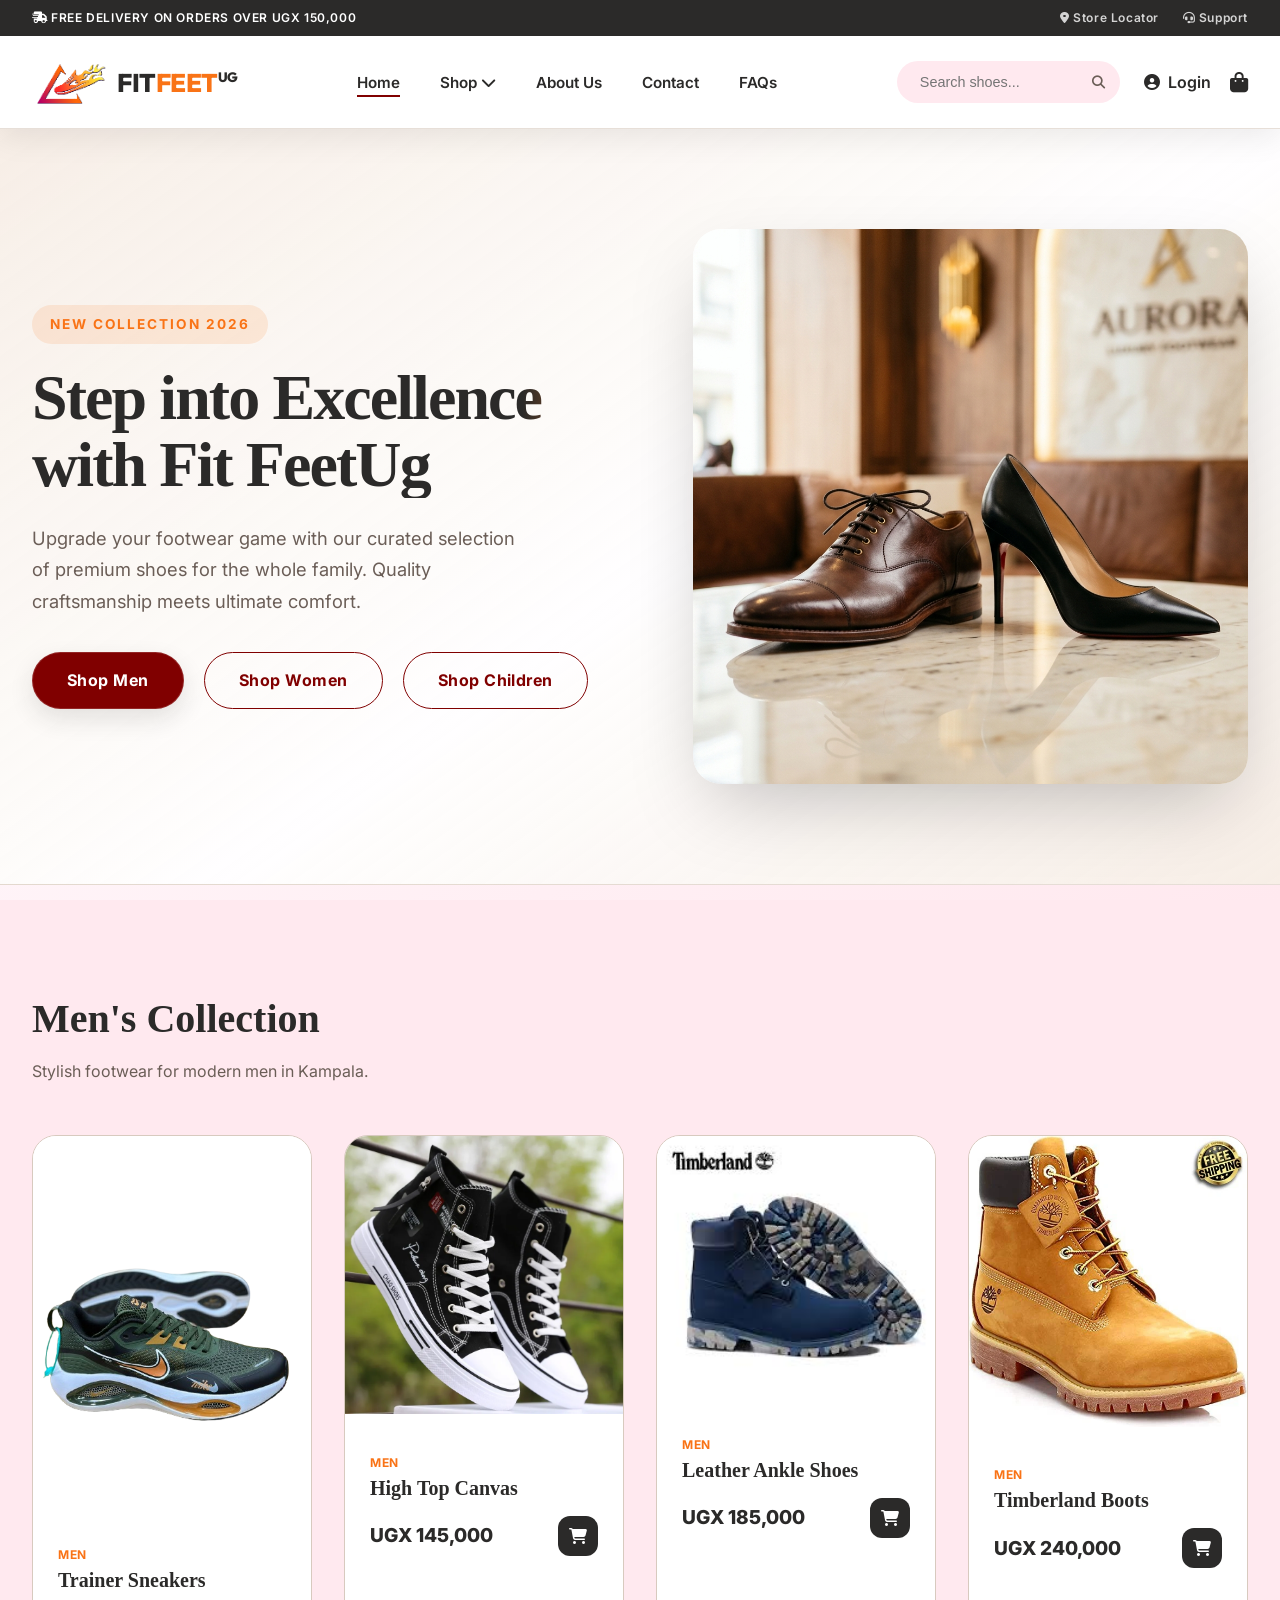
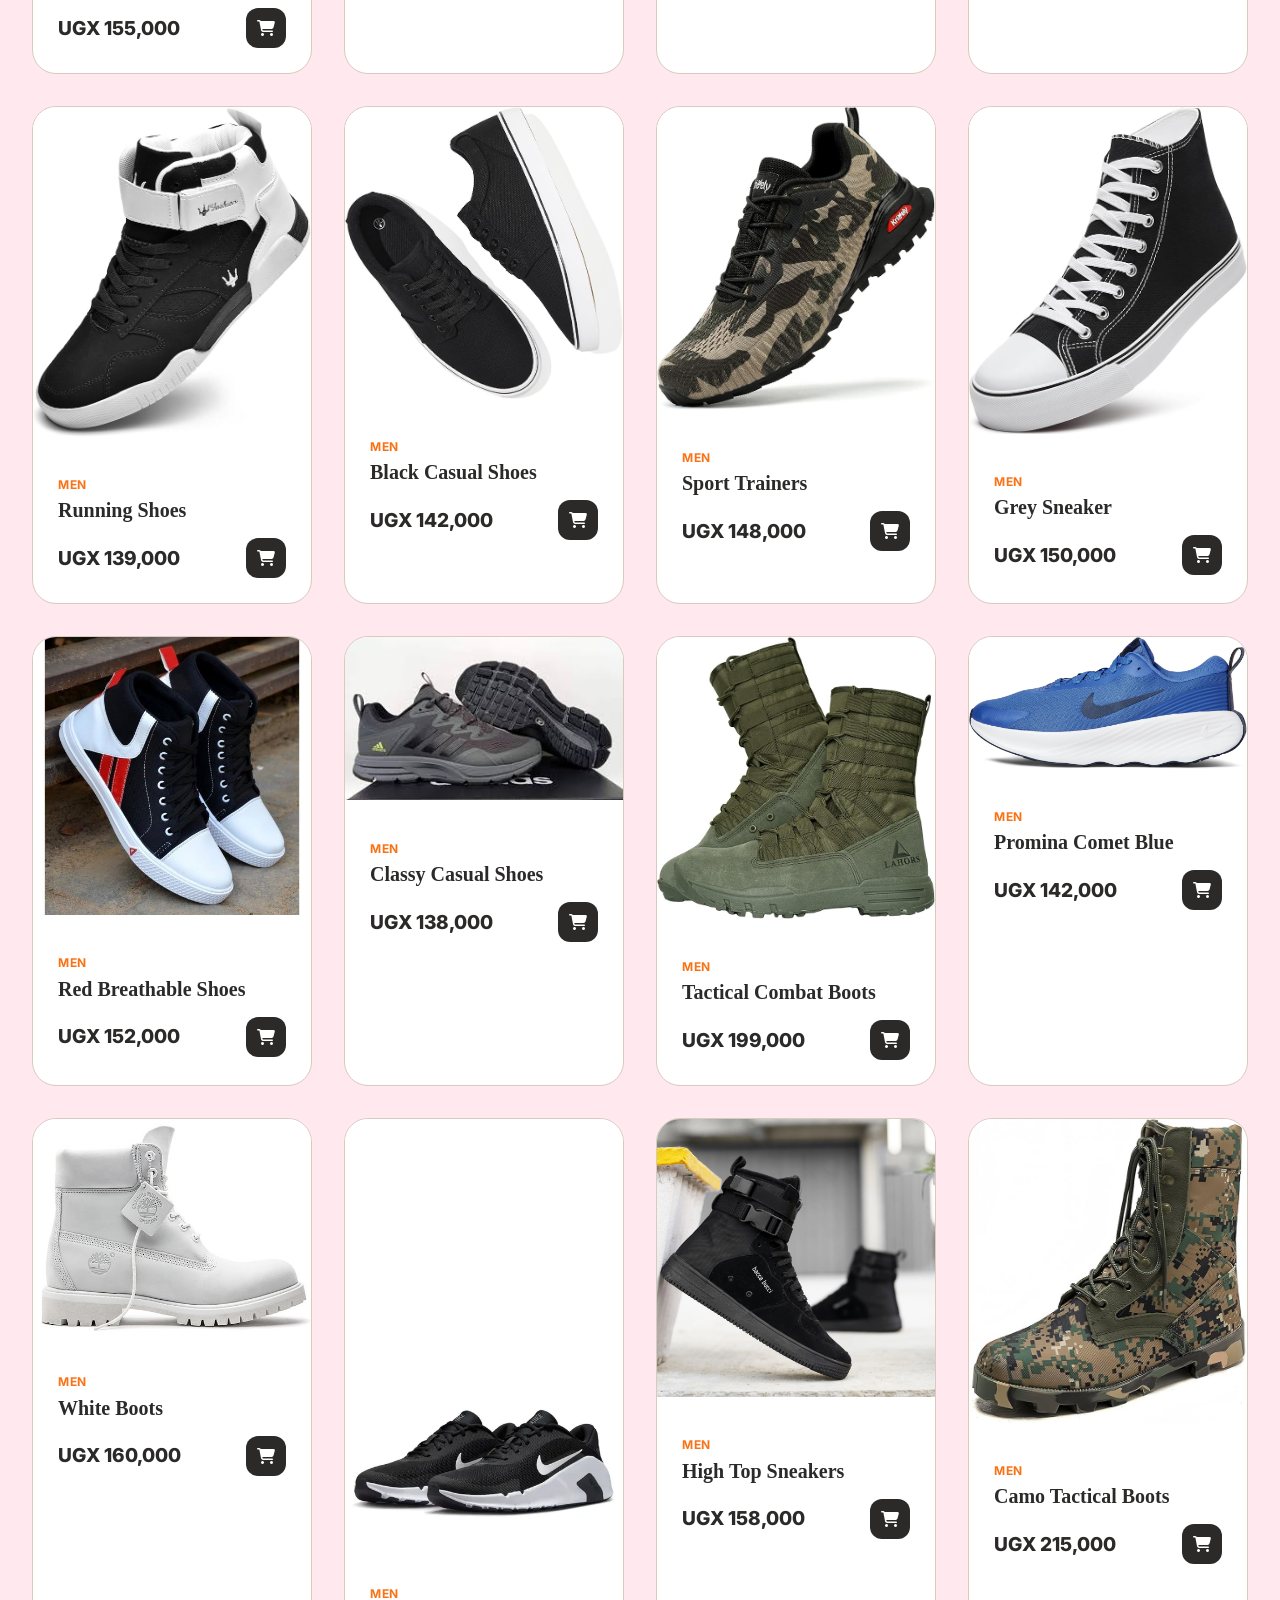
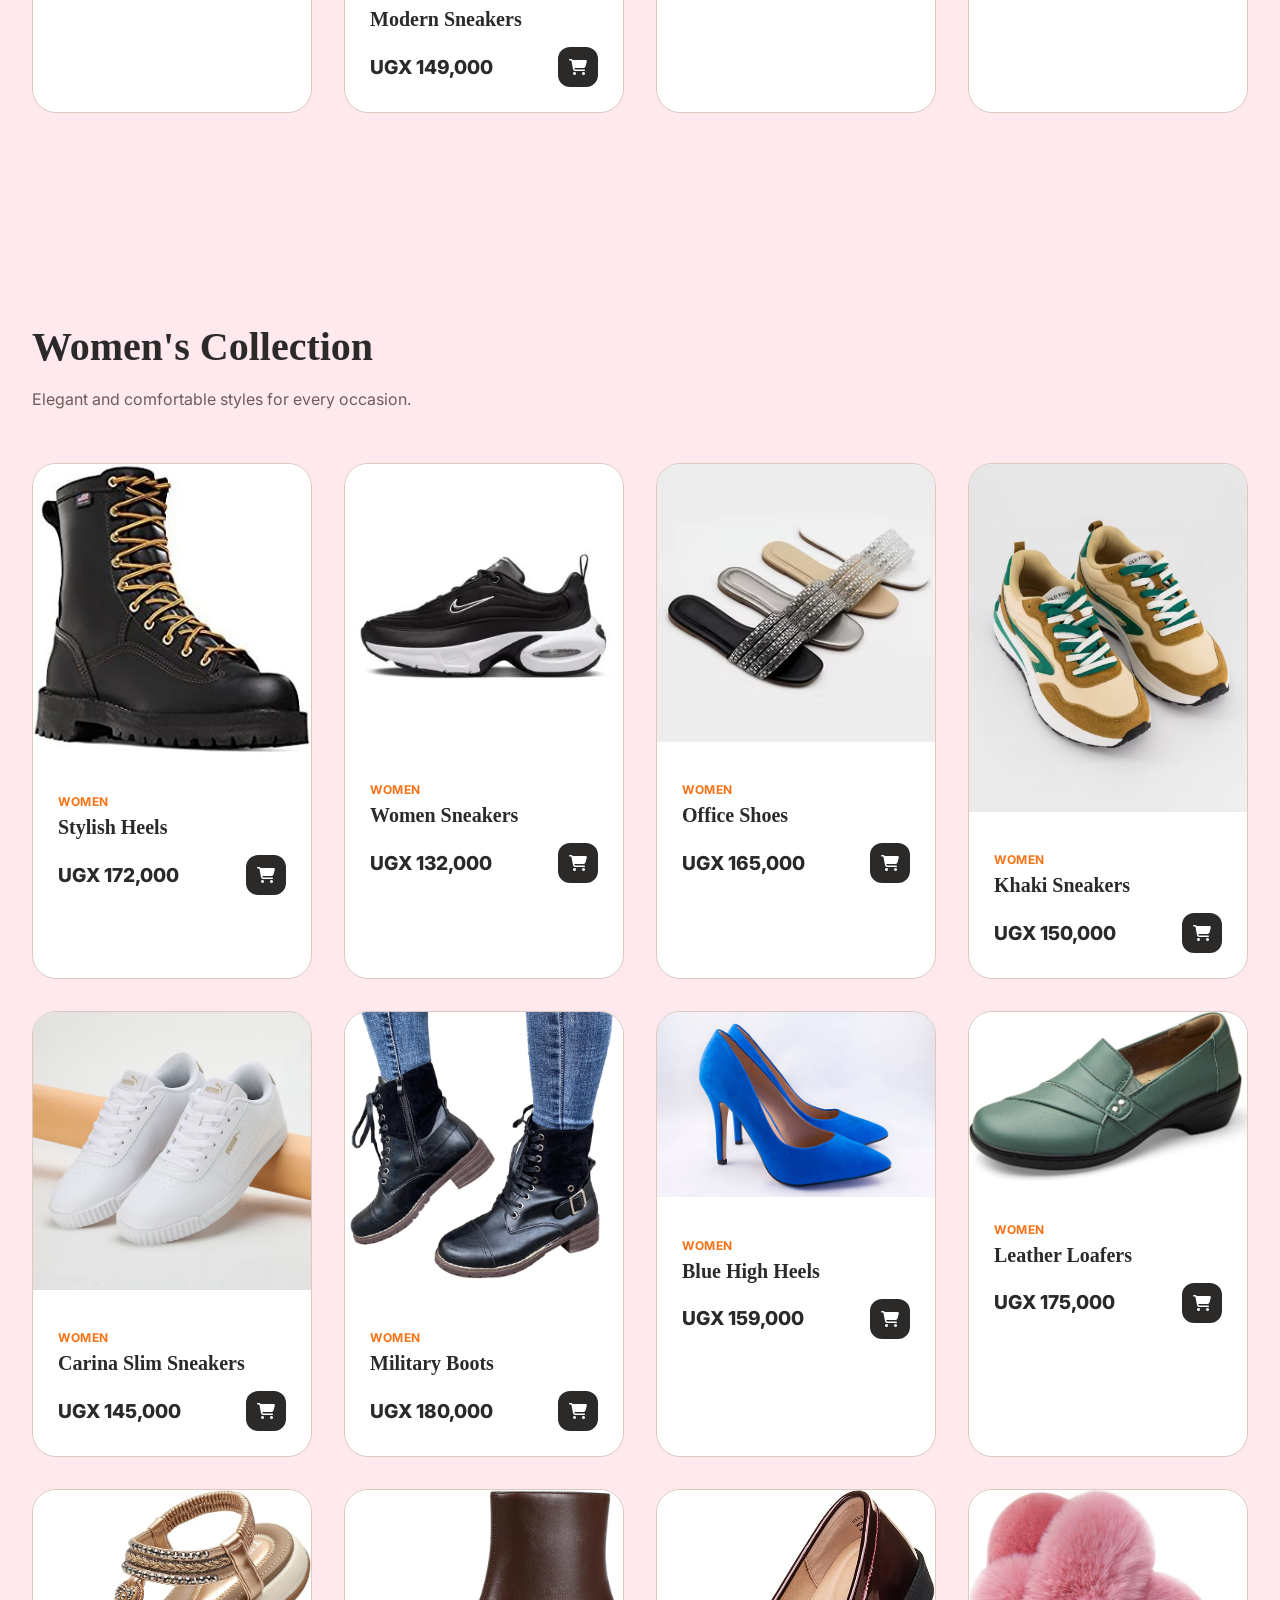
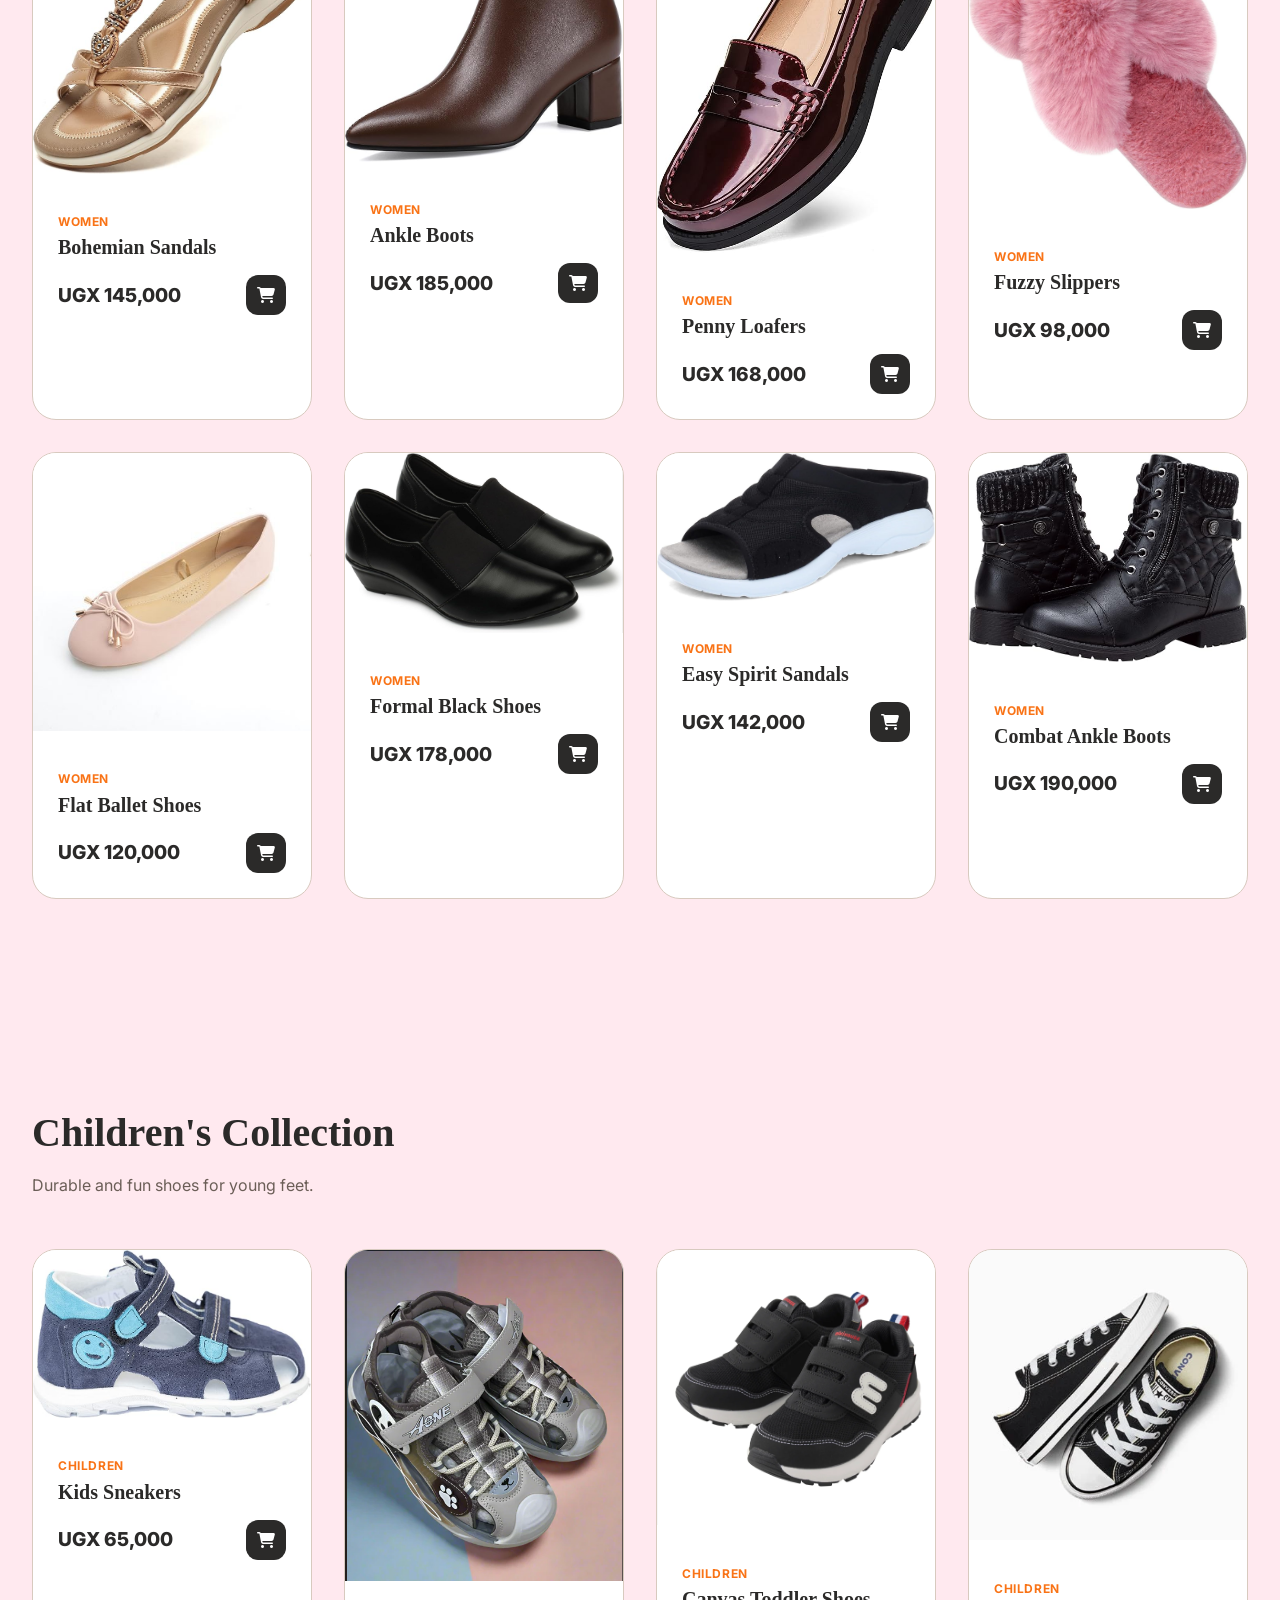
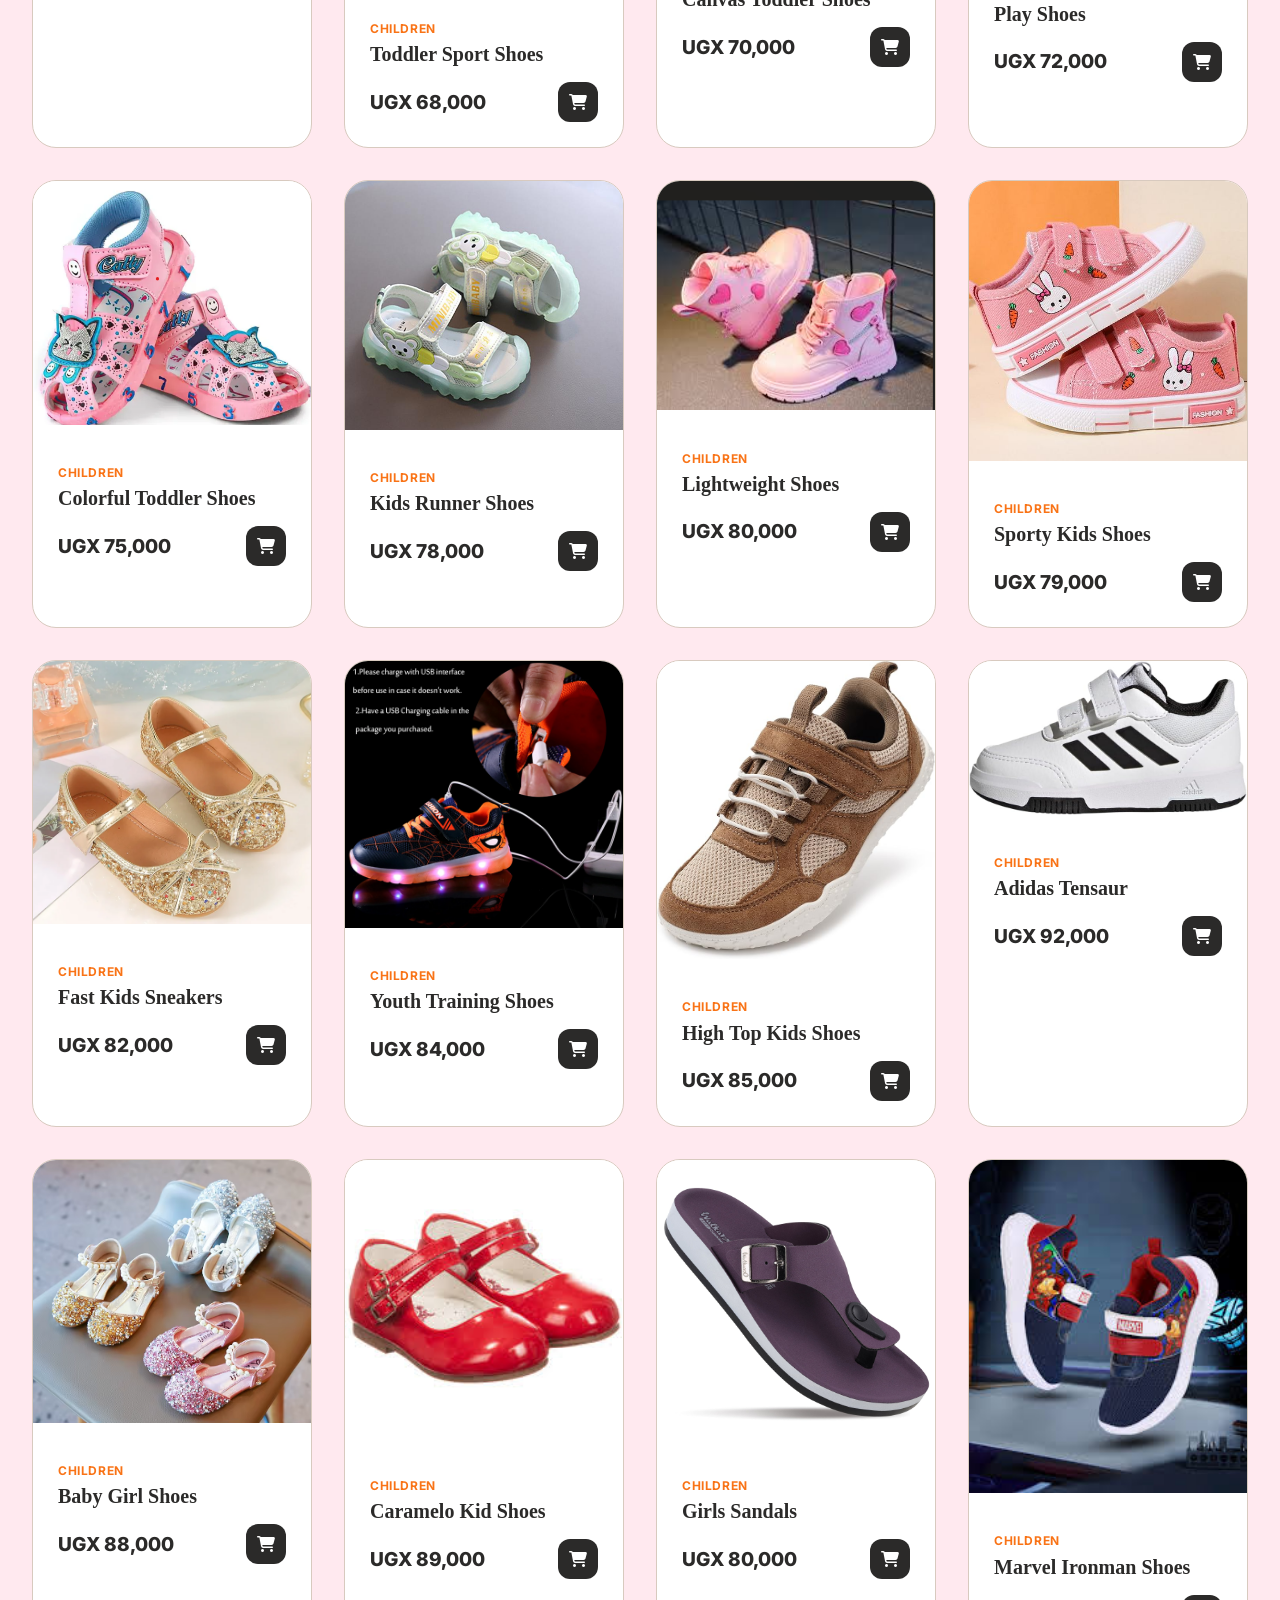
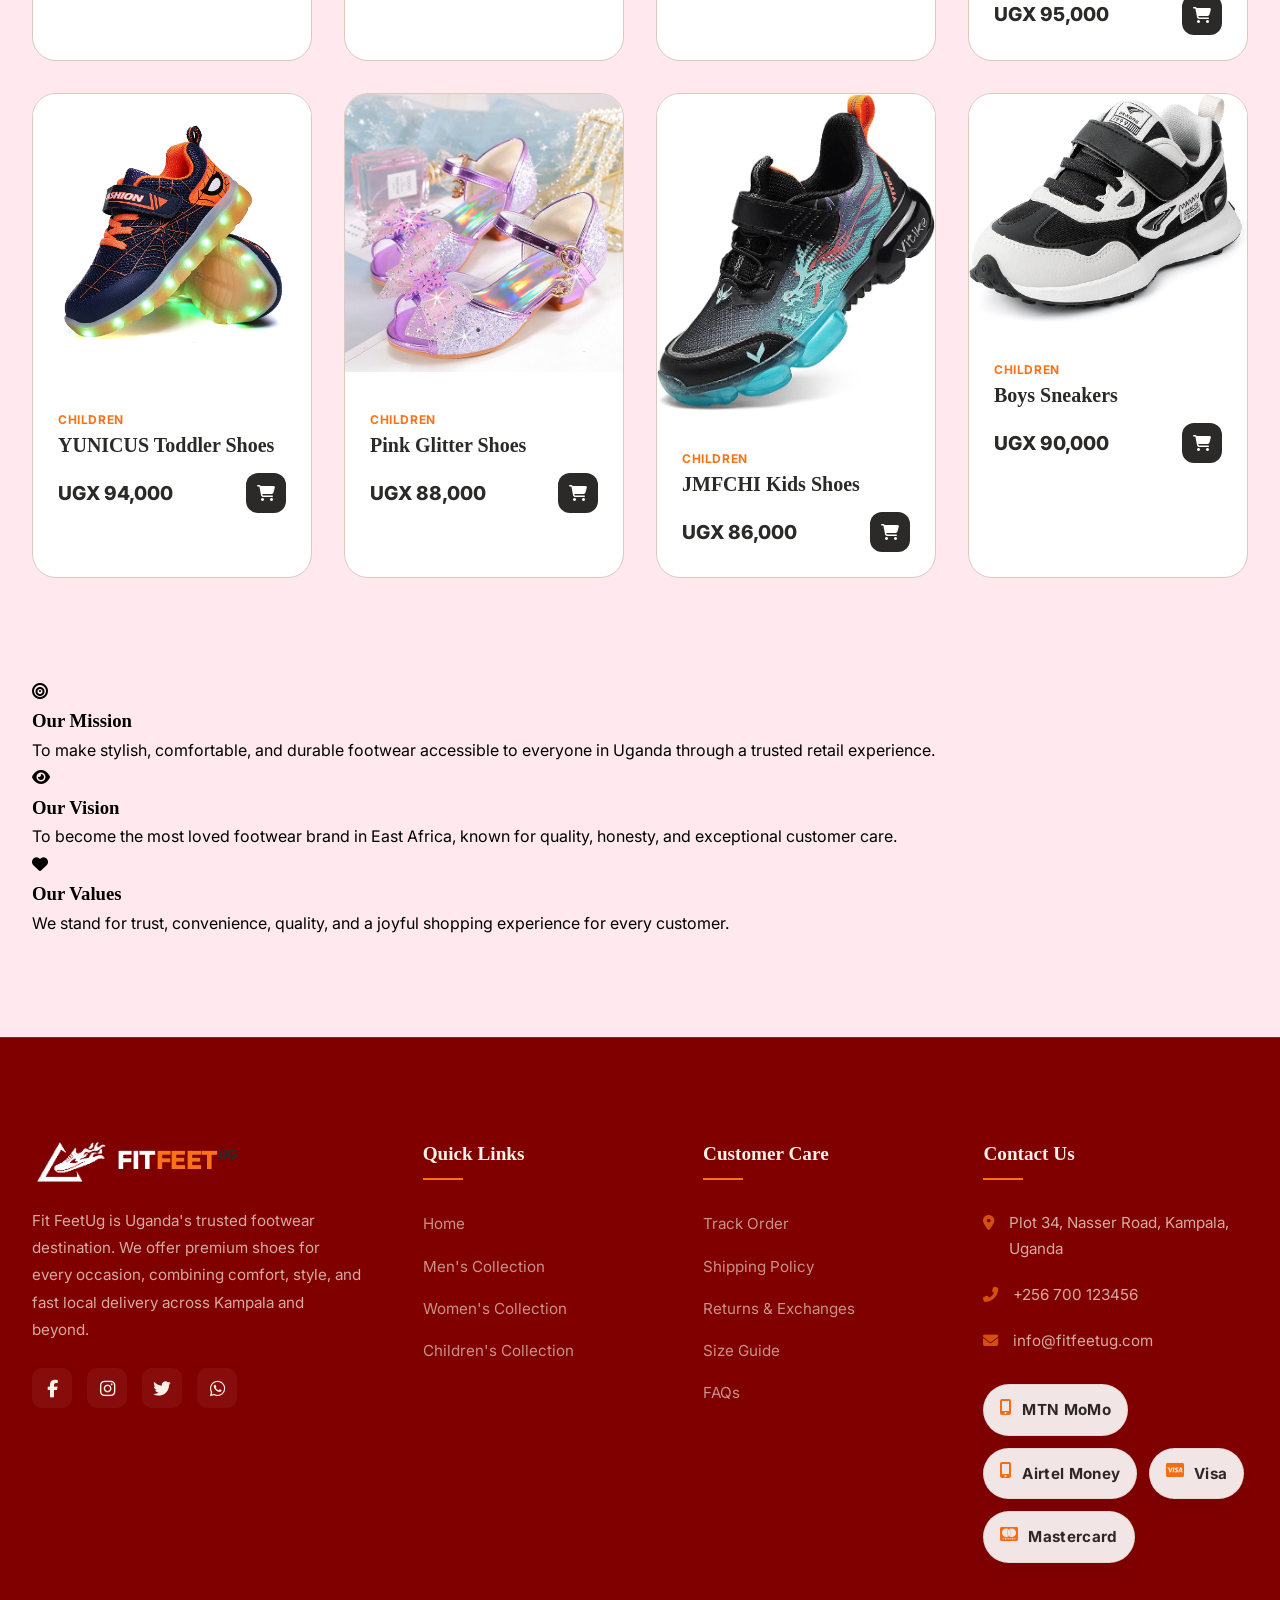
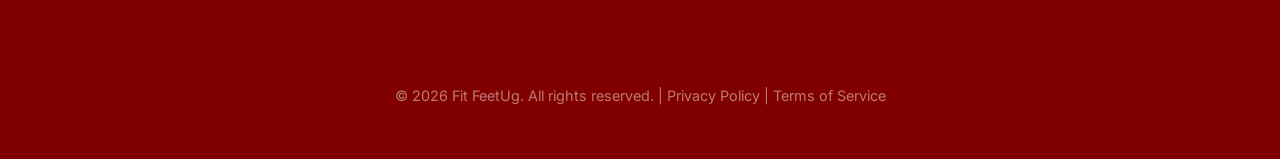
<file: index.html>
<!DOCTYPE html>
<html lang="en">
<head>
    <meta charset="UTF-8">
    <meta name="viewport" content="width=device-width, initial-scale=1.0">
    <title>Fit FeetUg - Premium Footwear for All</title>
    <link rel="preconnect" href="https://fonts.googleapis.com">
    <link rel="preconnect" href="https://fonts.gstatic.com" crossorigin>
    <link href="https://fonts.googleapis.com/css2?family=Inter:wght@400;500;600;700&family=Outfit:wght@500;600;700;800&display=swap" rel="stylesheet">
    <link rel="stylesheet" href="css/style.css">
    <link rel="stylesheet" href="https://cdnjs.cloudflare.com/ajax/libs/font-awesome/6.4.0/css/all.min.css">
</head>
<body>
<header class="main-header">
    <div class="top-announcement">
        <div class="container-wide">
            <p><i class="fas fa-truck-fast"></i> FREE DELIVERY ON ORDERS OVER UGX 150,000</p>
            <div class="top-links">
                <a href="#"><i class="fas fa-location-dot"></i> Store Locator</a>
                <a href="faqs.html"><i class="fas fa-headset"></i> Support</a>
            </div>
        </div>
    </div>
    <div class="nav-container">
        <div class="container-wide">
            <div class="header-content">
                <a href="index.html" class="logo">
                   <img src="assets/logo.png" alt="Fit FeetUg" class="logo-icon">
                   <span class="logo-text"><span class="logo-fit">FIT</span><span class="logo-feet">FEET</span><span class="logo-ug">UG</span></span>
                </a>
                <nav class="desktop-nav">
                    <ul class="nav-menu">
                        <li><a href="index.html" class="active">Home</a></li>
                        <li class="has-dropdown">
                            <a href="#">Shop <i class="fas fa-chevron-down"></i></a>
                            <ul class="dropdown-menu">
                                <li><a href="index.html#men">Men's Collection</a></li>
                                <li><a href="index.html#women">Women's Collection</a></li>
                                <li><a href="index.html#children">Children's Collection</a></li>
                            </ul>
                        </li>
                        <li><a href="about.html">About Us</a></li>
                        <li><a href="contact.html">Contact</a></li>
                        <li><a href="faqs.html">FAQs</a></li>
                    </ul>
                </nav>
                <div class="header-actions">
                    <div class="search-wrapper">
                        <form action="#" method="GET">
                            <input type="text" name="search" placeholder="Search shoes...">
                            <button type="submit"><i class="fas fa-search"></i></button>
                        </form>
                    </div>
                    <div class="action-icons">
                        <a href="login.html" class="action-btn login-btn" title="Login"><i class="fas fa-user-circle"></i> <span>Login</span></a>
                        <a href="cart.html" class="action-btn cart-trigger" title="Cart"><i class="fas fa-shopping-bag"></i><span class="cart-badge">0</span></a>
                        <button class="mobile-nav-toggle" aria-label="Toggle Menu"><span class="hamburger"></span></button>
                    </div>
                </div>
            </div>
        </div>
    </div>
    <div class="mobile-nav-overlay">
        <div class="mobile-nav-content">
            <ul class="mobile-menu">
                <li><a href="index.html">Home</a></li>
                <li><a href="index.html#men">Men's Collection</a></li>
                <li><a href="index.html#women">Women's Collection</a></li>
                <li><a href="index.html#children">Children's Collection</a></li>
                <li><a href="about.html">About Us</a></li>
                <li><a href="contact.html">Contact</a></li>
                <li><a href="faqs.html">FAQs</a></li>
            </ul>
            <div class="mobile-nav-footer">
                <p>Support: +256 700 123456</p>
                <div class="social-links">
                    <a href="#"><i class="fab fa-facebook-f"></i></a>
                    <a href="#"><i class="fab fa-instagram"></i></a>
                    <a href="#"><i class="fab fa-whatsapp"></i></a>
                </div>
            </div>
        </div>
    </div>
</header>
<main>
    <section class="hero-section">
        <div class="container-wide">
            <div class="hero-grid">
                <div class="hero-content">
                    <span class="hero-tag">New Collection 2026</span>
                    <h1>Step into Excellence with Fit FeetUg</h1>
                    <p>Upgrade your footwear game with our curated selection of premium shoes for the whole family. Quality craftsmanship meets ultimate comfort.</p>
                    <div class="hero-btns">
                        <a href="#men" class="btn btn-primary">Shop Men</a>
                        <a href="#women" class="btn btn-outline">Shop Women</a>
                        <a href="#children" class="btn btn-outline">Shop Children</a>
                    </div>
                </div>
                <div class="hero-image hero-carousel">
                    <div class="hero-slide active"><img src="assets/hero-shoes.png" alt="Classic Sneaker"></div>
                    <div class="hero-slide"><img src="assets/hero-shoes.png" alt="Modern Shoes"></div>
                    <div class="hero-glow"></div>
                </div>
            </div>
        </div>
    </section>
    <section class="products-section" id="men">
        <div class="container-wide">
            <div class="section-header">
                <div class="section-title"><h2>Men's Collection</h2><p>Stylish footwear for modern men in Kampala.</p></div>
            </div>
            <div class="products-grid">
                <div class="product-card">
                    <div class="product-image"><img src="assets/men%20shoes/Nike%20Trainer%20Sneaker%20For%20Men.png" alt="Trainer Sneakers" class="product-img"></div>
                    <div class="product-info"><span class="product-cat">Men</span><h3 class="product-name">Trainer Sneakers</h3><div class="product-price-row"><span class="price">UGX 155,000</span><a href="cart.html" class="add-btn"><i class="fas fa-shopping-cart"></i></a></div></div>
                </div>
                <div class="product-card">
                    <div class="product-image"><img src="assets/men%20shoes/High-Top%20Canvas%20Shoes%20Men%27s%20Shoes%20Summer%20Breathable%20Men%27s.webp" alt="High Top Canvas" class="product-img"></div>
                    <div class="product-info"><span class="product-cat">Men</span><h3 class="product-name">High Top Canvas</h3><div class="product-price-row"><span class="price">UGX 145,000</span><a href="cart.html" class="add-btn"><i class="fas fa-shopping-cart"></i></a></div></div>
                </div>
                <div class="product-card">
                    <div class="product-image"><img src="assets/men%20shoes/Classic%20Waterproof%20Leather%20Ankle%20Shoes%20for%20Men%201111111111.jpg" alt="Leather Ankle Shoes" class="product-img"></div>
                    <div class="product-info"><span class="product-cat">Men</span><h3 class="product-name">Leather Ankle Shoes</h3><div class="product-price-row"><span class="price">UGX 185,000</span><a href="cart.html" class="add-btn"><i class="fas fa-shopping-cart"></i></a></div></div>
                </div>
                <div class="product-card">
                    <div class="product-image"><img src="assets/men%20shoes/Timberland%20Men%27s%206%20Inch%20Waterproof%20Basic%20Ankle%20Boot.webp" alt="Timberland Ankle Boot" class="product-img"></div>
                    <div class="product-info"><span class="product-cat">Men</span><h3 class="product-name">Timberland Boots</h3><div class="product-price-row"><span class="price">UGX 240,000</span><a href="cart.html" class="add-btn"><i class="fas fa-shopping-cart"></i></a></div></div>
                </div>
                <div class="product-card">
                    <div class="product-image"><img src="assets/men%20shoes/61aEHFfSmxL._AC_SY695_.jpg" alt="Men Running Shoes" class="product-img"></div>
                    <div class="product-info"><span class="product-cat">Men</span><h3 class="product-name">Running Shoes</h3><div class="product-price-row"><span class="price">UGX 139,000</span><a href="cart.html" class="add-btn"><i class="fas fa-shopping-cart"></i></a></div></div>
                </div>
                <div class="product-card">
                    <div class="product-image"><img src="assets/men%20shoes/713Gs7cKmrL._AC_SY695_.jpg" alt="Black Casual Shoes" class="product-img"></div>
                    <div class="product-info"><span class="product-cat">Men</span><h3 class="product-name">Black Casual Shoes</h3><div class="product-price-row"><span class="price">UGX 142,000</span><a href="cart.html" class="add-btn"><i class="fas fa-shopping-cart"></i></a></div></div>
                </div>
                <div class="product-card">
                    <div class="product-image"><img src="assets/men%20shoes/71ckahUDjSL._AC_SY695_.jpg" alt="Men Sport Trainers" class="product-img"></div>
                    <div class="product-info"><span class="product-cat">Men</span><h3 class="product-name">Sport Trainers</h3><div class="product-price-row"><span class="price">UGX 148,000</span><a href="cart.html" class="add-btn"><i class="fas fa-shopping-cart"></i></a></div></div>
                </div>
                <div class="product-card">
                    <div class="product-image"><img src="assets/men%20shoes/71LACWqVmKL._AC_SY695_.jpg" alt="Grey Sneaker" class="product-img"></div>
                    <div class="product-info"><span class="product-cat">Men</span><h3 class="product-name">Grey Sneaker</h3><div class="product-price-row"><span class="price">UGX 150,000</span><a href="cart.html" class="add-btn"><i class="fas fa-shopping-cart"></i></a></div></div>
                </div>
                <div class="product-card">
                    <div class="product-image"><img src="assets/men%20shoes/Breathable%20Breathable%20Sturdy%20Construction%20Slip%20Resistance%20Red.jpg" alt="Red Breathable Shoes" class="product-img"></div>
                    <div class="product-info"><span class="product-cat">Men</span><h3 class="product-name">Red Breathable Shoes</h3><div class="product-price-row"><span class="price">UGX 152,000</span><a href="cart.html" class="add-btn"><i class="fas fa-shopping-cart"></i></a></div></div>
                </div>
                <div class="product-card">
                    <div class="product-image"><img src="assets/men%20shoes/Classy%20casual%20shoes%20men.jpg" alt="Classy Casual Shoes" class="product-img"></div>
                    <div class="product-info"><span class="product-cat">Men</span><h3 class="product-name">Classy Casual Shoes</h3><div class="product-price-row"><span class="price">UGX 138,000</span><a href="cart.html" class="add-btn"><i class="fas fa-shopping-cart"></i></a></div></div>
                </div>
                <div class="product-card">
                    <div class="product-image"><img src="assets/men%20shoes/Lightweight%20Military%20Tactical%20Combat%20Boots%20Men%20Outdoor%20Hiking%20Desert%20Army%20Boots%20Breathable%20Male%20Jungle%20Shoes%20Man%20Side%20Zipper.jpg" alt="Tactical Combat Boots" class="product-img"></div>
                    <div class="product-info"><span class="product-cat">Men</span><h3 class="product-name">Tactical Combat Boots</h3><div class="product-price-row"><span class="price">UGX 199,000</span><a href="cart.html" class="add-btn"><i class="fas fa-shopping-cart"></i></a></div></div>
                </div>
                <div class="product-card">
                    <div class="product-image"><img src="assets/men%20shoes/M%20Nike%20PROMINA-Comet%20Blue.jpg" alt="Promina Comet Blue" class="product-img"></div>
                    <div class="product-info"><span class="product-cat">Men</span><h3 class="product-name">Promina Comet Blue</h3><div class="product-price-row"><span class="price">UGX 142,000</span><a href="cart.html" class="add-btn"><i class="fas fa-shopping-cart"></i></a></div></div>
                </div>
                <div class="product-card">
                    <div class="product-image"><img src="assets/men%20shoes/White%20Boots%20for%20Men.jpg" alt="White Boots" class="product-img"></div>
                    <div class="product-info"><span class="product-cat">Men</span><h3 class="product-name">White Boots</h3><div class="product-price-row"><span class="price">UGX 160,000</span><a href="cart.html" class="add-btn"><i class="fas fa-shopping-cart"></i></a></div></div>
                </div>
                <div class="product-card">
                    <div class="product-image"><img src="assets/men%20shoes/Nordstrom%20Rack.webp" alt="Modern Sneakers" class="product-img"></div>
                    <div class="product-info"><span class="product-cat">Men</span><h3 class="product-name">Modern Sneakers</h3><div class="product-price-row"><span class="price">UGX 149,000</span><a href="cart.html" class="add-btn"><i class="fas fa-shopping-cart"></i></a></div></div>
                </div>
                <div class="product-card">
                    <div class="product-image"><img src="assets/men%20shoes/High%20top%20sneakers%20for%20men.webp" alt="High Top Sneakers" class="product-img"></div>
                    <div class="product-info"><span class="product-cat">Men</span><h3 class="product-name">High Top Sneakers</h3><div class="product-price-row"><span class="price">UGX 158,000</span><a href="cart.html" class="add-btn"><i class="fas fa-shopping-cart"></i></a></div></div>
                </div>
                <div class="product-card">
                    <div class="product-image"><img src="assets/men%20shoes/Camo%20Tactical%20Combat%20Boots%20For%20Men%20Black%20Military%20Jungle%20Work%20Boots%20900D%20Waterproof%20Oxford%20Fabric%20Rubber%20Outsole%20High-Top%20Lace-Up%20Design%20Ideal%20For%20Jungle%20Desert%20Combat%20%26%20Training.jpg" alt="Camo Tactical Boots" class="product-img"></div>
                    <div class="product-info"><span class="product-cat">Men</span><h3 class="product-name">Camo Tactical Boots</h3><div class="product-price-row"><span class="price">UGX 215,000</span><a href="cart.html" class="add-btn"><i class="fas fa-shopping-cart"></i></a></div></div>
                </div>
            </div>
        </div>
    </section>
    <section class="products-section" id="women">
        <div class="container-wide">
            <div class="section-header">
                <div class="section-title"><h2>Women's Collection</h2><p>Elegant and comfortable styles for every occasion.</p></div>
            </div>
            <div class="products-grid">
                <div class="product-card">
                    <div class="product-image"><img src="assets/women shoes/41WvHwoa8sL._AC_.jpg" alt="Stylish Heels" class="product-img"></div>
                    <div class="product-info"><span class="product-cat">Women</span><h3 class="product-name">Stylish Heels</h3><div class="product-price-row"><span class="price">UGX 172,000</span><a href="cart.html" class="add-btn"><i class="fas fa-shopping-cart"></i></a></div></div>
                </div>
                <div class="product-card">
                    <div class="product-image"><img src="assets/women shoes/Women's Sneakers.webp" alt="Women Sneakers" class="product-img"></div>
                    <div class="product-info"><span class="product-cat">Women</span><h3 class="product-name">Women Sneakers</h3><div class="product-price-row"><span class="price">UGX 132,000</span><a href="cart.html" class="add-btn"><i class="fas fa-shopping-cart"></i></a></div></div>
                </div>
                <div class="product-card">
                    <div class="product-image"><img src="assets/women shoes/Order Online Ladies Office Shoes.avif" alt="Ladies Office Shoes" class="product-img"></div>
                    <div class="product-info"><span class="product-cat">Women</span><h3 class="product-name">Office Shoes</h3><div class="product-price-row"><span class="price">UGX 165,000</span><a href="cart.html" class="add-btn"><i class="fas fa-shopping-cart"></i></a></div></div>
                </div>
                <div class="product-card">
                    <div class="product-image"><img src="assets/women shoes/Sneakers - Old Khaki.avif" alt="Old Khaki Sneakers" class="product-img"></div>
                    <div class="product-info"><span class="product-cat">Women</span><h3 class="product-name">Khaki Sneakers</h3><div class="product-price-row"><span class="price">UGX 150,000</span><a href="cart.html" class="add-btn"><i class="fas fa-shopping-cart"></i></a></div></div>
                </div>
                <div class="product-card">
                    <div class="product-image"><img src="assets/women shoes/Carina-Slim-Perf-Women's-Sneakers - Copy.avif" alt="Carina Slim Perf Sneakers" class="product-img"></div>
                    <div class="product-info"><span class="product-cat">Women</span><h3 class="product-name">Carina Slim Sneakers</h3><div class="product-price-row"><span class="price">UGX 145,000</span><a href="cart.html" class="add-btn"><i class="fas fa-shopping-cart"></i></a></div></div>
                </div>
                <div class="product-card">
                    <div class="product-image"><img src="assets/women shoes/Ymiytan-Ladies-Womens-Military-Boots-.avif" alt="Ladies Military Boots" class="product-img"></div>
                    <div class="product-info"><span class="product-cat">Women</span><h3 class="product-name">Military Boots</h3><div class="product-price-row"><span class="price">UGX 180,000</span><a href="cart.html" class="add-btn"><i class="fas fa-shopping-cart"></i></a></div></div>
                </div>
                <div class="product-card">
                    <div class="product-image"><img src="assets/women shoes/Blue High Heels Stock Photos, Pictures & Royalty-Free - Copy.jpg" alt="Blue High Heels" class="product-img"></div>
                    <div class="product-info"><span class="product-cat">Women</span><h3 class="product-name">Blue High Heels</h3><div class="product-price-row"><span class="price">UGX 159,000</span><a href="cart.html" class="add-btn"><i class="fas fa-shopping-cart"></i></a></div></div>
                </div>
                <div class="product-card">
                    <div class="product-image"><img src="assets/women shoes/KORDAL Women's Comfortable & Lightweight Leather Loafers Slip-Ons Stylish Business Casual Dress Shoes Work Office Everyday Walking Shoes for Women.jpg" alt="Leather Loafers" class="product-img"></div>
                    <div class="product-info"><span class="product-cat">Women</span><h3 class="product-name">Leather Loafers</h3><div class="product-price-row"><span class="price">UGX 175,000</span><a href="cart.html" class="add-btn"><i class="fas fa-shopping-cart"></i></a></div></div>
                </div>
                <div class="product-card">
                    <div class="product-image"><img src="assets/women shoes/TETSUO Women Sandals Walking Flats Summer Beach Sandals Arch Support Casual Dressy Shoes for Women Elastic Ankle Strap Jeweled Bohemian Shoes.jpg" alt="Bohemian Sandals" class="product-img"></div>
                    <div class="product-info"><span class="product-cat">Women</span><h3 class="product-name">Bohemian Sandals</h3><div class="product-price-row"><span class="price">UGX 145,000</span><a href="cart.html" class="add-btn"><i class="fas fa-shopping-cart"></i></a></div></div>
                </div>
                <div class="product-card">
                    <div class="product-image"><img src="assets/women shoes/Women's Ankle Boots Pointed Toe Chunky Block Heel Short Boots for Women Low Heeled Booties.jpg" alt="Ankle Boots" class="product-img"></div>
                    <div class="product-info"><span class="product-cat">Women</span><h3 class="product-name">Ankle Boots</h3><div class="product-price-row"><span class="price">UGX 185,000</span><a href="cart.html" class="add-btn"><i class="fas fa-shopping-cart"></i></a></div></div>
                </div>
                <div class="product-card">
                    <div class="product-image"><img src="assets/women shoes/Women's Comfortable Leather Penny Loafers Slip On Business Casual Dress Shoes Lightweight Office Work Flats Everyday Walking Shoes for Women.jpg" alt="Leather Penny Loafers" class="product-img"></div>
                    <div class="product-info"><span class="product-cat">Women</span><h3 class="product-name">Penny Loafers</h3><div class="product-price-row"><span class="price">UGX 168,000</span><a href="cart.html" class="add-btn"><i class="fas fa-shopping-cart"></i></a></div></div>
                </div>
                <div class="product-card">
                    <div class="product-image"><img src="assets/women shoes/Women's Fuzzy Slippers Comfy Cross Band House Shoes Memory Foam Open Toe Indoor.webp" alt="Fuzzy Slippers" class="product-img"></div>
                    <div class="product-info"><span class="product-cat">Women</span><h3 class="product-name">Fuzzy Slippers</h3><div class="product-price-row"><span class="price">UGX 98,000</span><a href="cart.html" class="add-btn"><i class="fas fa-shopping-cart"></i></a></div></div>
                </div>
                <div class="product-card">
                    <div class="product-image"><img src="assets/women shoes/Womens Flats & Ballet Flats.jpg" alt="Flats & Ballet Flats" class="product-img"></div>
                    <div class="product-info"><span class="product-cat">Women</span><h3 class="product-name">Flat Ballet Shoes</h3><div class="product-price-row"><span class="price">UGX 120,000</span><a href="cart.html" class="add-btn"><i class="fas fa-shopping-cart"></i></a></div></div>
                </div>
                <div class="product-card">
                    <div class="product-image"><img src="assets/women shoes/Black Ladies Formal Shoes.jpg" alt="Black Formal Shoes" class="product-img"></div>
                    <div class="product-info"><span class="product-cat">Women</span><h3 class="product-name">Formal Black Shoes</h3><div class="product-price-row"><span class="price">UGX 178,000</span><a href="cart.html" class="add-btn"><i class="fas fa-shopping-cart"></i></a></div></div>
                </div>
                <div class="product-card">
                    <div class="product-image"><img src="assets/women shoes/Easy Spirit Traciee2 Women's Sandal.jpg" alt="Easy Spirit Sandals" class="product-img"></div>
                    <div class="product-info"><span class="product-cat">Women</span><h3 class="product-name">Easy Spirit Sandals</h3><div class="product-price-row"><span class="price">UGX 142,000</span><a href="cart.html" class="add-btn"><i class="fas fa-shopping-cart"></i></a></div></div>
                </div>
                <div class="product-card">
                    <div class="product-image"><img src="assets/women shoes/Vepose Women's Combat Ankle Boots Lace up Comfortable Short Booties Low Heel.jpg" alt="Combat Ankle Boots" class="product-img"></div>
                    <div class="product-info"><span class="product-cat">Women</span><h3 class="product-name">Combat Ankle Boots</h3><div class="product-price-row"><span class="price">UGX 190,000</span><a href="cart.html" class="add-btn"><i class="fas fa-shopping-cart"></i></a></div></div>
                </div>
            </div>
        </div>
    </section>
    <section class="products-section" id="children">
        <div class="container-wide">
            <div class="section-header">
                <div class="section-title"><h2>Children's Collection</h2><p>Durable and fun shoes for young feet.</p></div>
            </div>
            <div class="products-grid">
                <div class="product-card">
                    <div class="product-image"><img src="assets/Kids shoes/1.jpg" alt="Kids Sneakers" class="product-img"></div>
                    <div class="product-info"><span class="product-cat">Children</span><h3 class="product-name">Kids Sneakers</h3><div class="product-price-row"><span class="price">UGX 65,000</span><a href="cart.html" class="add-btn"><i class="fas fa-shopping-cart"></i></a></div></div>
                </div>
                <div class="product-card">
                    <div class="product-image"><img src="assets/Kids shoes/1.png" alt="Toddler Sport Shoes" class="product-img"></div>
                    <div class="product-info"><span class="product-cat">Children</span><h3 class="product-name">Toddler Sport Shoes</h3><div class="product-price-row"><span class="price">UGX 68,000</span><a href="cart.html" class="add-btn"><i class="fas fa-shopping-cart"></i></a></div></div>
                </div>
                <div class="product-card">
                    <div class="product-image"><img src="assets/Kids shoes/2.png" alt="Toddler Canvas Shoes" class="product-img"></div>
                    <div class="product-info"><span class="product-cat">Children</span><h3 class="product-name">Canvas Toddler Shoes</h3><div class="product-price-row"><span class="price">UGX 70,000</span><a href="cart.html" class="add-btn"><i class="fas fa-shopping-cart"></i></a></div></div>
                </div>
                <div class="product-card">
                    <div class="product-image"><img src="assets/Kids shoes/3.png" alt="Kids Play Shoes" class="product-img"></div>
                    <div class="product-info"><span class="product-cat">Children</span><h3 class="product-name">Play Shoes</h3><div class="product-price-row"><span class="price">UGX 72,000</span><a href="cart.html" class="add-btn"><i class="fas fa-shopping-cart"></i></a></div></div>
                </div>
                <div class="product-card">
                    <div class="product-image"><img src="assets/Kids shoes/4.png" alt="Colorful Toddler Shoes" class="product-img"></div>
                    <div class="product-info"><span class="product-cat">Children</span><h3 class="product-name">Colorful Toddler Shoes</h3><div class="product-price-row"><span class="price">UGX 75,000</span><a href="cart.html" class="add-btn"><i class="fas fa-shopping-cart"></i></a></div></div>
                </div>
                <div class="product-card">
                    <div class="product-image"><img src="assets/Kids shoes/5.png" alt="Kids Runner Shoes" class="product-img"></div>
                    <div class="product-info"><span class="product-cat">Children</span><h3 class="product-name">Kids Runner Shoes</h3><div class="product-price-row"><span class="price">UGX 78,000</span><a href="cart.html" class="add-btn"><i class="fas fa-shopping-cart"></i></a></div></div>
                </div>
                <div class="product-card">
                    <div class="product-image"><img src="assets/Kids shoes/6.png" alt="Kids Lightweight Shoes" class="product-img"></div>
                    <div class="product-info"><span class="product-cat">Children</span><h3 class="product-name">Lightweight Shoes</h3><div class="product-price-row"><span class="price">UGX 80,000</span><a href="cart.html" class="add-btn"><i class="fas fa-shopping-cart"></i></a></div></div>
                </div>
                <div class="product-card">
                    <div class="product-image"><img src="assets/Kids shoes/7.png" alt="Sporty Kids Shoes" class="product-img"></div>
                    <div class="product-info"><span class="product-cat">Children</span><h3 class="product-name">Sporty Kids Shoes</h3><div class="product-price-row"><span class="price">UGX 79,000</span><a href="cart.html" class="add-btn"><i class="fas fa-shopping-cart"></i></a></div></div>
                </div>
                <div class="product-card">
                    <div class="product-image"><img src="assets/Kids shoes/8.png" alt="Fast Kids Sneakers" class="product-img"></div>
                    <div class="product-info"><span class="product-cat">Children</span><h3 class="product-name">Fast Kids Sneakers</h3><div class="product-price-row"><span class="price">UGX 82,000</span><a href="cart.html" class="add-btn"><i class="fas fa-shopping-cart"></i></a></div></div>
                </div>
                <div class="product-card">
                    <div class="product-image"><img src="assets/Kids shoes/9.png" alt="Youth Training Shoes" class="product-img"></div>
                    <div class="product-info"><span class="product-cat">Children</span><h3 class="product-name">Youth Training Shoes</h3><div class="product-price-row"><span class="price">UGX 84,000</span><a href="cart.html" class="add-btn"><i class="fas fa-shopping-cart"></i></a></div></div>
                </div>
                <div class="product-card">
                    <div class="product-image"><img src="assets/Kids shoes/10.jpg" alt="Kids High Top Shoes" class="product-img"></div>
                    <div class="product-info"><span class="product-cat">Children</span><h3 class="product-name">High Top Kids Shoes</h3><div class="product-price-row"><span class="price">UGX 85,000</span><a href="cart.html" class="add-btn"><i class="fas fa-shopping-cart"></i></a></div></div>
                </div>
                <div class="product-card">
                    <div class="product-image"><img src="assets/Kids shoes/adidas Tensaur.jpg" alt="Adidas Tensaur" class="product-img"></div>
                    <div class="product-info"><span class="product-cat">Children</span><h3 class="product-name">Adidas Tensaur</h3><div class="product-price-row"><span class="price">UGX 92,000</span><a href="cart.html" class="add-btn"><i class="fas fa-shopping-cart"></i></a></div></div>
                </div>
                <div class="product-card">
                    <div class="product-image"><img src="assets/Kids shoes/Baby Girl Shoes.avif" alt="Baby Girl Shoes" class="product-img"></div>
                    <div class="product-info"><span class="product-cat">Children</span><h3 class="product-name">Baby Girl Shoes</h3><div class="product-price-row"><span class="price">UGX 88,000</span><a href="cart.html" class="add-btn"><i class="fas fa-shopping-cart"></i></a></div></div>
                </div>
                <div class="product-card">
                    <div class="product-image"><img src="assets/Kids shoes/Caramelo Kid.jpg" alt="Caramelo Kid Shoes" class="product-img"></div>
                    <div class="product-info"><span class="product-cat">Children</span><h3 class="product-name">Caramelo Kid Shoes</h3><div class="product-price-row"><span class="price">UGX 89,000</span><a href="cart.html" class="add-btn"><i class="fas fa-shopping-cart"></i></a></div></div>
                </div>
                <div class="product-card">
                    <div class="product-image"><img src="assets/Kids shoes/Girls Sandals.jpg" alt="Girls Sandals" class="product-img"></div>
                    <div class="product-info"><span class="product-cat">Children</span><h3 class="product-name">Girls Sandals</h3><div class="product-price-row"><span class="price">UGX 80,000</span><a href="cart.html" class="add-btn"><i class="fas fa-shopping-cart"></i></a></div></div>
                </div>
                <div class="product-card">
                    <div class="product-image"><img src="assets/Kids shoes/Marvel Ironman.jpg" alt="Marvel Ironman Shoes" class="product-img"></div>
                    <div class="product-info"><span class="product-cat">Children</span><h3 class="product-name">Marvel Ironman Shoes</h3><div class="product-price-row"><span class="price">UGX 95,000</span><a href="cart.html" class="add-btn"><i class="fas fa-shopping-cart"></i></a></div></div>
                </div>
                <div class="product-card">
                    <div class="product-image"><img src="assets/Kids shoes/YUNICUS-Toddler.avif" alt="YUNICUS Toddler Shoes" class="product-img"></div>
                    <div class="product-info"><span class="product-cat">Children</span><h3 class="product-name">YUNICUS Toddler Shoes</h3><div class="product-price-row"><span class="price">UGX 94,000</span><a href="cart.html" class="add-btn"><i class="fas fa-shopping-cart"></i></a></div></div>
                </div>
                <div class="product-card">
                    <div class="product-image"><img src="assets/Kids shoes/Girls' Pink Glitter.jpg" alt="Girls Pink Glitter" class="product-img"></div>
                    <div class="product-info"><span class="product-cat">Children</span><h3 class="product-name">Pink Glitter Shoes</h3><div class="product-price-row"><span class="price">UGX 88,000</span><a href="cart.html" class="add-btn"><i class="fas fa-shopping-cart"></i></a></div></div>
                </div>
                <div class="product-card">
                    <div class="product-image"><img src="assets/Kids shoes/JMFCHI Kids.jpg" alt="JMFCHI Kids Shoes" class="product-img"></div>
                    <div class="product-info"><span class="product-cat">Children</span><h3 class="product-name">JMFCHI Kids Shoes</h3><div class="product-price-row"><span class="price">UGX 86,000</span><a href="cart.html" class="add-btn"><i class="fas fa-shopping-cart"></i></a></div></div>
                </div>
                <div class="product-card">
                    <div class="product-image"><img src="assets/Kids shoes/Kid Sneakers Boys.jpg" alt="Kid Sneakers Boys" class="product-img"></div>
                    <div class="product-info"><span class="product-cat">Children</span><h3 class="product-name">Boys Sneakers</h3><div class="product-price-row"><span class="price">UGX 90,000</span><a href="cart.html" class="add-btn"><i class="fas fa-shopping-cart"></i></a></div></div>
                </div>
            </div>
        </div>
    </section>

    <section class="mission-vision-section">
        <div class="container-wide">
            <div class="mission-vision-grid grid grid-cols-3 gap-8">
                <div class="mission-card p-10 bg-white rounded-3xl border border-slate-100 shadow-sm"><div class="icon-box mb-6 text-3xl text-accent"><i class="fas fa-bullseye"></i></div><h3 class="mb-4">Our Mission</h3><p class="text-muted">To make stylish, comfortable, and durable footwear accessible to everyone in Uganda through a trusted retail experience.</p></div>
                <div class="vision-card p-10 bg-primary text-white rounded-3xl shadow-sm"><div class="icon-box mb-6 text-3xl text-accent"><i class="fas fa-eye"></i></div><h3 class="mb-4">Our Vision</h3><p class="opacity-80">To become the most loved footwear brand in East Africa, known for quality, honesty, and exceptional customer care.</p></div>
                <div class="value-card p-10 bg-white rounded-3xl border border-slate-100 shadow-sm"><div class="icon-box mb-6 text-3xl text-accent"><i class="fas fa-heart"></i></div><h3 class="mb-4">Our Values</h3><p class="text-muted">We stand for trust, convenience, quality, and a joyful shopping experience for every customer.</p></div>
            </div>
        </div>
    </section>
</main>
<footer class="main-footer">
    <div class="container-wide">
        <div class="footer-grid">
            <div class="footer-brand"><a href="index.html" class="logo"><img src="assets/logo.png" alt="Fit FeetUg" class="logo-icon"><span class="logo-text"><span class="logo-fit">FIT</span><span class="logo-feet">FEET</span><span class="logo-ug">UG</span></span></a><p>Fit FeetUg is Uganda's trusted footwear destination. We offer premium shoes for every occasion, combining comfort, style, and fast local delivery across Kampala and beyond.</p><div class="social-links"><a href="#"><i class="fab fa-facebook-f"></i></a><a href="#"><i class="fab fa-instagram"></i></a><a href="#"><i class="fab fa-twitter"></i></a><a href="#"><i class="fab fa-whatsapp"></i></a></div></div>
            <div class="footer-links"><h3>Quick Links</h3><ul><li><a href="index.html">Home</a></li><li><a href="index.html#men">Men's Collection</a></li><li><a href="index.html#women">Women's Collection</a></li><li><a href="index.html#children">Children's Collection</a></li></ul></div>
            <div class="footer-links"><h3>Customer Care</h3><ul><li><a href="track-order.html">Track Order</a></li><li><a href="faqs.html">Shipping Policy</a></li><li><a href="faqs.html">Returns & Exchanges</a></li><li><a href="faqs.html">Size Guide</a></li><li><a href="faqs.html">FAQs</a></li></ul></div>
            <div class="footer-contact"><h3>Contact Us</h3><ul class="contact-info"><li><i class="fas fa-map-marker-alt"></i> Plot 34, Nasser Road, Kampala, Uganda</li><li><i class="fas fa-phone-alt"></i> +256 700 123456</li><li><i class="fas fa-envelope"></i> info@fitfeetug.com</li></ul><div class="payment-methods"><div class="payment-pill"><i class="fas fa-mobile-screen-button"></i><span>MTN MoMo</span></div><div class="payment-pill"><i class="fas fa-mobile-screen-button"></i><span>Airtel Money</span></div><div class="payment-pill"><i class="fab fa-cc-visa"></i><span>Visa</span></div><div class="payment-pill"><i class="fab fa-cc-mastercard"></i><span>Mastercard</span></div></div></div>
        </div>
        <div class="footer-bottom"><p>&copy; 2026 Fit FeetUg. All rights reserved. | <a href="#">Privacy Policy</a> | <a href="#">Terms of Service</a></p></div>
    </div>
</footer>
<script src="js/main.js"></script>
</body>
</html>
</file>
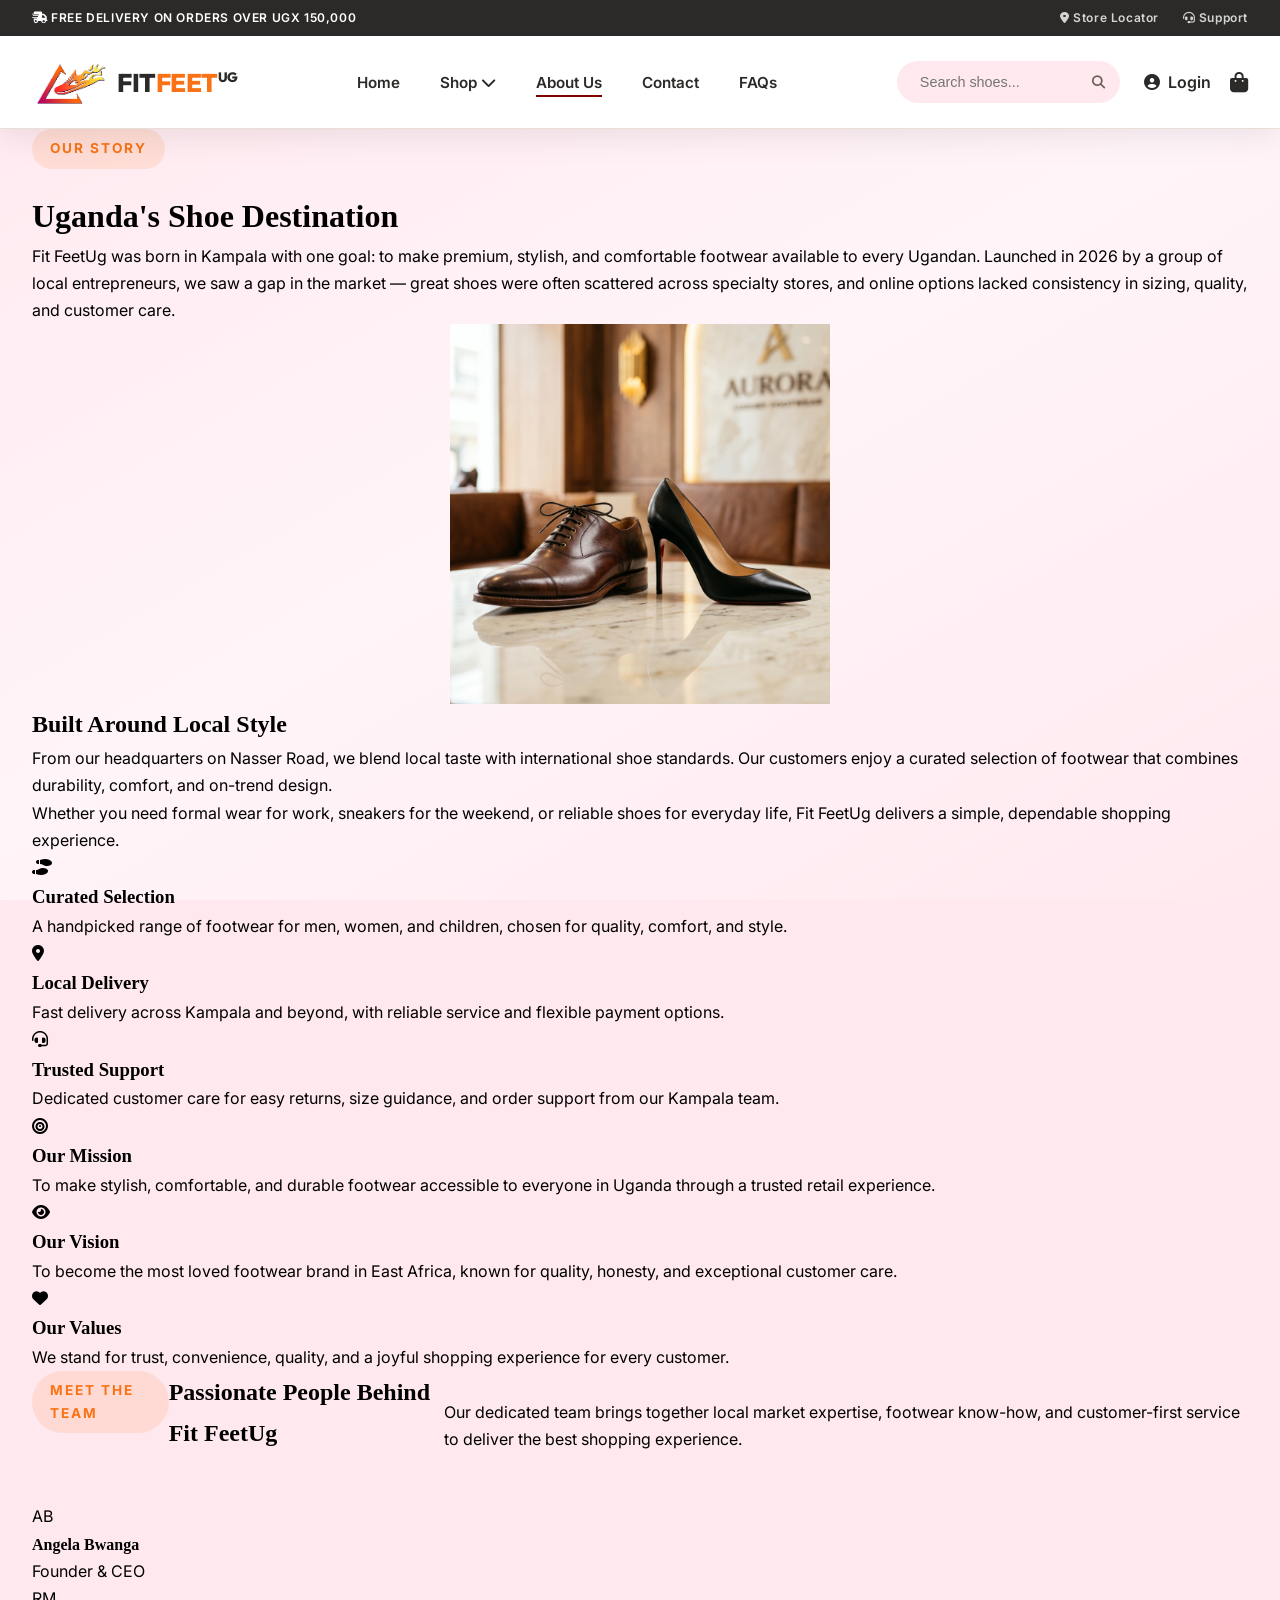
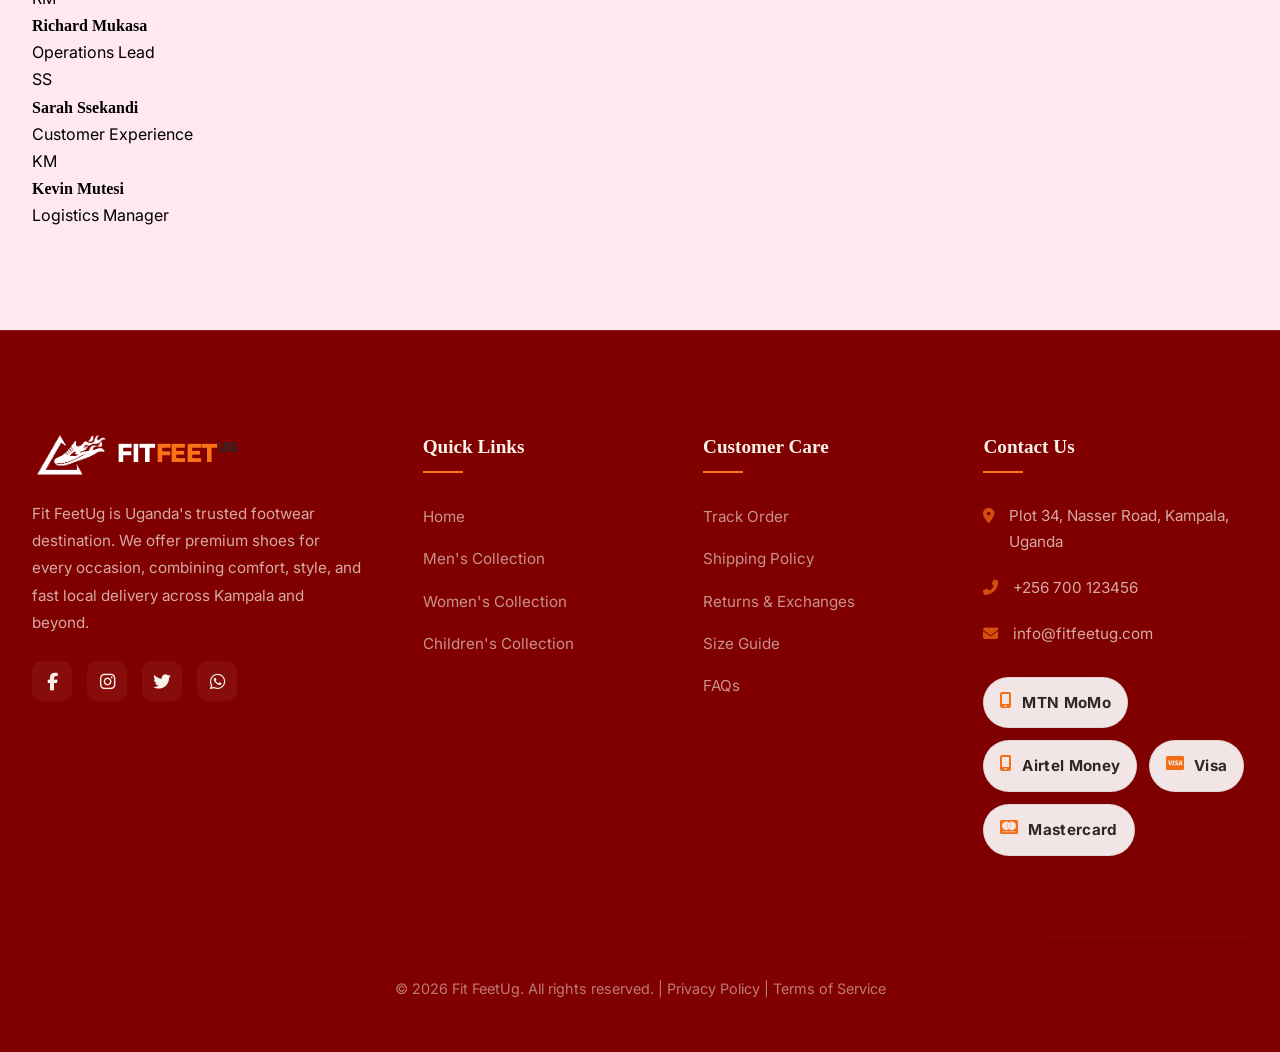
<file: about.html>
<!DOCTYPE html>
<html lang="en">
<head>
    <meta charset="UTF-8">
    <meta name="viewport" content="width=device-width, initial-scale=1.0">
    <title>About Us - Fit FeetUg</title>
    <link rel="preconnect" href="https://fonts.googleapis.com">
    <link rel="preconnect" href="https://fonts.gstatic.com" crossorigin>
    <link href="https://fonts.googleapis.com/css2?family=Inter:wght@400;500;600;700&family=Outfit:wght@500;600;700;800&display=swap" rel="stylesheet">
    <link rel="stylesheet" href="css/style.css">
    <link rel="stylesheet" href="https://cdnjs.cloudflare.com/ajax/libs/font-awesome/6.4.0/css/all.min.css">
</head>
<body>
<header class="main-header">
    <div class="top-announcement">
        <div class="container-wide">
            <p><i class="fas fa-truck-fast"></i> FREE DELIVERY ON ORDERS OVER UGX 150,000</p>
            <div class="top-links">
                <a href="#"><i class="fas fa-location-dot"></i> Store Locator</a>
                <a href="faqs.html"><i class="fas fa-headset"></i> Support</a>
            </div>
        </div>
    </div>
    <div class="nav-container">
        <div class="container-wide">
            <div class="header-content">
                <a href="index.html" class="logo">
                   <img src="assets/logo.png" alt="Fit FeetUg" class="logo-icon">
                   <span class="logo-text"><span class="logo-fit">FIT</span><span class="logo-feet">FEET</span><span class="logo-ug">UG</span></span>
                </a>
                <nav class="desktop-nav">
                    <ul class="nav-menu">
                        <li><a href="index.html">Home</a></li>
                        <li class="has-dropdown"><a href="#">Shop <i class="fas fa-chevron-down"></i></a><ul class="dropdown-menu"><li><a href="index.html#men">Men's Collection</a></li><li><a href="index.html#women">Women's Collection</a></li><li><a href="index.html#children">Children's Collection</a></li></ul></li>
                        <li><a href="about.html" class="active">About Us</a></li>
                        <li><a href="contact.html">Contact</a></li>
                        <li><a href="faqs.html">FAQs</a></li>
                    </ul>
                </nav>
                <div class="header-actions">
                    <div class="search-wrapper"><form action="#" method="GET"><input type="text" name="search" placeholder="Search shoes..."><button type="submit"><i class="fas fa-search"></i></button></form></div>
                    <div class="action-icons"><a href="login.html" class="action-btn login-btn" title="Login"><i class="fas fa-user-circle"></i> <span>Login</span></a><a href="cart.html" class="action-btn cart-trigger" title="Cart"><i class="fas fa-shopping-bag"></i><span class="cart-badge">0</span></a><button class="mobile-nav-toggle" aria-label="Toggle Menu"><span class="hamburger"></span></button></div>
                </div>
            </div>
        </div>
    </div>
    <div class="mobile-nav-overlay"><div class="mobile-nav-content"><ul class="mobile-menu"><li><a href="index.html">Home</a></li><li><a href="index.html#men">Men's Collection</a></li><li><a href="index.html#women">Women's Collection</a></li><li><a href="index.html#children">Children's Collection</a></li><li><a href="about.html">About Us</a></li><li><a href="contact.html">Contact</a></li><li><a href="faqs.html">FAQs</a></li></ul><div class="mobile-nav-footer"><p>Support: +256 700 123456</p><div class="social-links"><a href="#"><i class="fab fa-facebook-f"></i></a><a href="#"><i class="fab fa-instagram"></i></a><a href="#"><i class="fab fa-whatsapp"></i></a></div></div></div></div>
</header>
<main class="page-content py-20">
    <div class="container-wide">
        <div class="about-hero text-center mb-16">
            <span class="hero-tag">Our Story</span>
            <h1 class="mb-6">Uganda's Shoe Destination</h1>
            <p class="max-w-3xl mx-auto text-lg">Fit FeetUg was born in Kampala with one goal: to make premium, stylish, and comfortable footwear available to every Ugandan. Launched in 2026 by a group of local entrepreneurs, we saw a gap in the market — great shoes were often scattered across specialty stores, and online options lacked consistency in sizing, quality, and customer care.</p>
        </div>
        <div class="about-grid grid grid-cols-2 gap-12 items-center mb-20">
            <div class="about-image"><img src="assets/hero-shoes.png" alt="Premium Shoes" class="rounded-3xl shadow-xl"></div>
            <div class="about-text"><h2 class="mb-6">Built Around Local Style</h2><p class="mb-4 text-black">From our headquarters on Nasser Road, we blend local taste with international shoe standards. Our customers enjoy a curated selection of footwear that combines durability, comfort, and on-trend design.</p><p class="text-black">Whether you need formal wear for work, sneakers for the weekend, or reliable shoes for everyday life, Fit FeetUg delivers a simple, dependable shopping experience.</p></div>
        </div>
        <div class="why-us-grid grid grid-cols-3 gap-8 mb-20"><div class="feature-card p-10 bg-white rounded-3xl border border-slate-100 shadow-sm"><div class="icon-box mb-5 text-4xl text-accent"><i class="fas fa-shoe-prints"></i></div><h3 class="mb-3">Curated Selection</h3><p class="text-muted">A handpicked range of footwear for men, women, and children, chosen for quality, comfort, and style.</p></div><div class="feature-card p-10 bg-white rounded-3xl border border-slate-100 shadow-sm"><div class="icon-box mb-5 text-4xl text-accent"><i class="fas fa-map-marker-alt"></i></div><h3 class="mb-3">Local Delivery</h3><p class="text-muted">Fast delivery across Kampala and beyond, with reliable service and flexible payment options.</p></div><div class="feature-card p-10 bg-white rounded-3xl border border-slate-100 shadow-sm"><div class="icon-box mb-5 text-4xl text-accent"><i class="fas fa-headset"></i></div><h3 class="mb-3">Trusted Support</h3><p class="text-muted">Dedicated customer care for easy returns, size guidance, and order support from our Kampala team.</p></div></div>
        <div class="mission-vision-grid grid grid-cols-3 gap-8"><div class="mission-card p-10 bg-white rounded-3xl border border-slate-100 shadow-sm"><div class="icon-box mb-6 text-3xl text-accent"><i class="fas fa-bullseye"></i></div><h3 class="mb-4">Our Mission</h3><p class="text-muted">To make stylish, comfortable, and durable footwear accessible to everyone in Uganda through a trusted retail experience.</p></div><div class="vision-card p-10 bg-primary text-white rounded-3xl shadow-sm"><div class="icon-box mb-6 text-3xl text-accent"><i class="fas fa-eye"></i></div><h3 class="mb-4">Our Vision</h3><p class="opacity-80">To become the most loved footwear brand in East Africa, known for quality, honesty, and exceptional customer care.</p></div><div class="value-card p-10 bg-white rounded-3xl border border-slate-100 shadow-sm"><div class="icon-box mb-6 text-3xl text-accent"><i class="fas fa-heart"></i></div><h3 class="mb-4">Our Values</h3><p class="text-muted">We stand for trust, convenience, quality, and a joyful shopping experience for every customer.</p></div></div>
        <div class="team-section mt-20"><div class="section-header text-center mb-12"><span class="hero-tag">Meet the Team</span><h2>Passionate People Behind Fit FeetUg</h2><p class="max-w-3xl mx-auto text-lg text-muted">Our dedicated team brings together local market expertise, footwear know-how, and customer-first service to deliver the best shopping experience.</p></div><div class="team-grid grid grid-cols-4 gap-8"><div class="team-card p-10 bg-white rounded-3xl border border-slate-100 shadow-sm text-center"><div class="team-avatar mb-5">AB</div><h4>Angela Bwanga</h4><p class="text-muted">Founder & CEO</p></div><div class="team-card p-10 bg-white rounded-3xl border border-slate-100 shadow-sm text-center"><div class="team-avatar mb-5">RM</div><h4>Richard Mukasa</h4><p class="text-muted">Operations Lead</p></div><div class="team-card p-10 bg-white rounded-3xl border border-slate-100 shadow-sm text-center"><div class="team-avatar mb-5">SS</div><h4>Sarah Ssekandi</h4><p class="text-muted">Customer Experience</p></div><div class="team-card p-10 bg-white rounded-3xl border border-slate-100 shadow-sm text-center"><div class="team-avatar mb-5">KM</div><h4>Kevin Mutesi</h4><p class="text-muted">Logistics Manager</p></div></div></div>
    </div>
</main>
<footer class="main-footer">
    <div class="container-wide"><div class="footer-grid"><div class="footer-brand"><a href="index.html" class="logo"><img src="assets/logo.png" alt="Fit FeetUg" class="logo-icon"><span class="logo-text"><span class="logo-fit">FIT</span><span class="logo-feet">FEET</span><span class="logo-ug">UG</span></span></a><p>Fit FeetUg is Uganda's trusted footwear destination. We offer premium shoes for every occasion, combining comfort, style, and fast local delivery across Kampala and beyond.</p><div class="social-links"><a href="#"><i class="fab fa-facebook-f"></i></a><a href="#"><i class="fab fa-instagram"></i></a><a href="#"><i class="fab fa-twitter"></i></a><a href="#"><i class="fab fa-whatsapp"></i></a></div></div><div class="footer-links"><h3>Quick Links</h3><ul><li><a href="index.html">Home</a></li><li><a href="index.html#men">Men's Collection</a></li><li><a href="index.html#women">Women's Collection</a></li><li><a href="index.html#children">Children's Collection</a></li></ul></div><div class="footer-links"><h3>Customer Care</h3><ul><li><a href="track-order.html">Track Order</a></li><li><a href="faqs.html">Shipping Policy</a></li><li><a href="faqs.html">Returns & Exchanges</a></li><li><a href="faqs.html">Size Guide</a></li><li><a href="faqs.html">FAQs</a></li></ul></div><div class="footer-contact"><h3>Contact Us</h3><ul class="contact-info"><li><i class="fas fa-map-marker-alt"></i> Plot 34, Nasser Road, Kampala, Uganda</li><li><i class="fas fa-phone-alt"></i> +256 700 123456</li><li><i class="fas fa-envelope"></i> info@fitfeetug.com</li></ul><div class="payment-methods"><div class="payment-pill"><i class="fas fa-mobile-screen-button"></i><span>MTN MoMo</span></div><div class="payment-pill"><i class="fas fa-mobile-screen-button"></i><span>Airtel Money</span></div><div class="payment-pill"><i class="fab fa-cc-visa"></i><span>Visa</span></div><div class="payment-pill"><i class="fab fa-cc-mastercard"></i><span>Mastercard</span></div></div></div></div><div class="footer-bottom"><p>&copy; 2026 Fit FeetUg. All rights reserved. | <a href="#">Privacy Policy</a> | <a href="#">Terms of Service</a></p></div></div>
</footer>
<script src="js/main.js"></script>
</body>
</html>
</file>
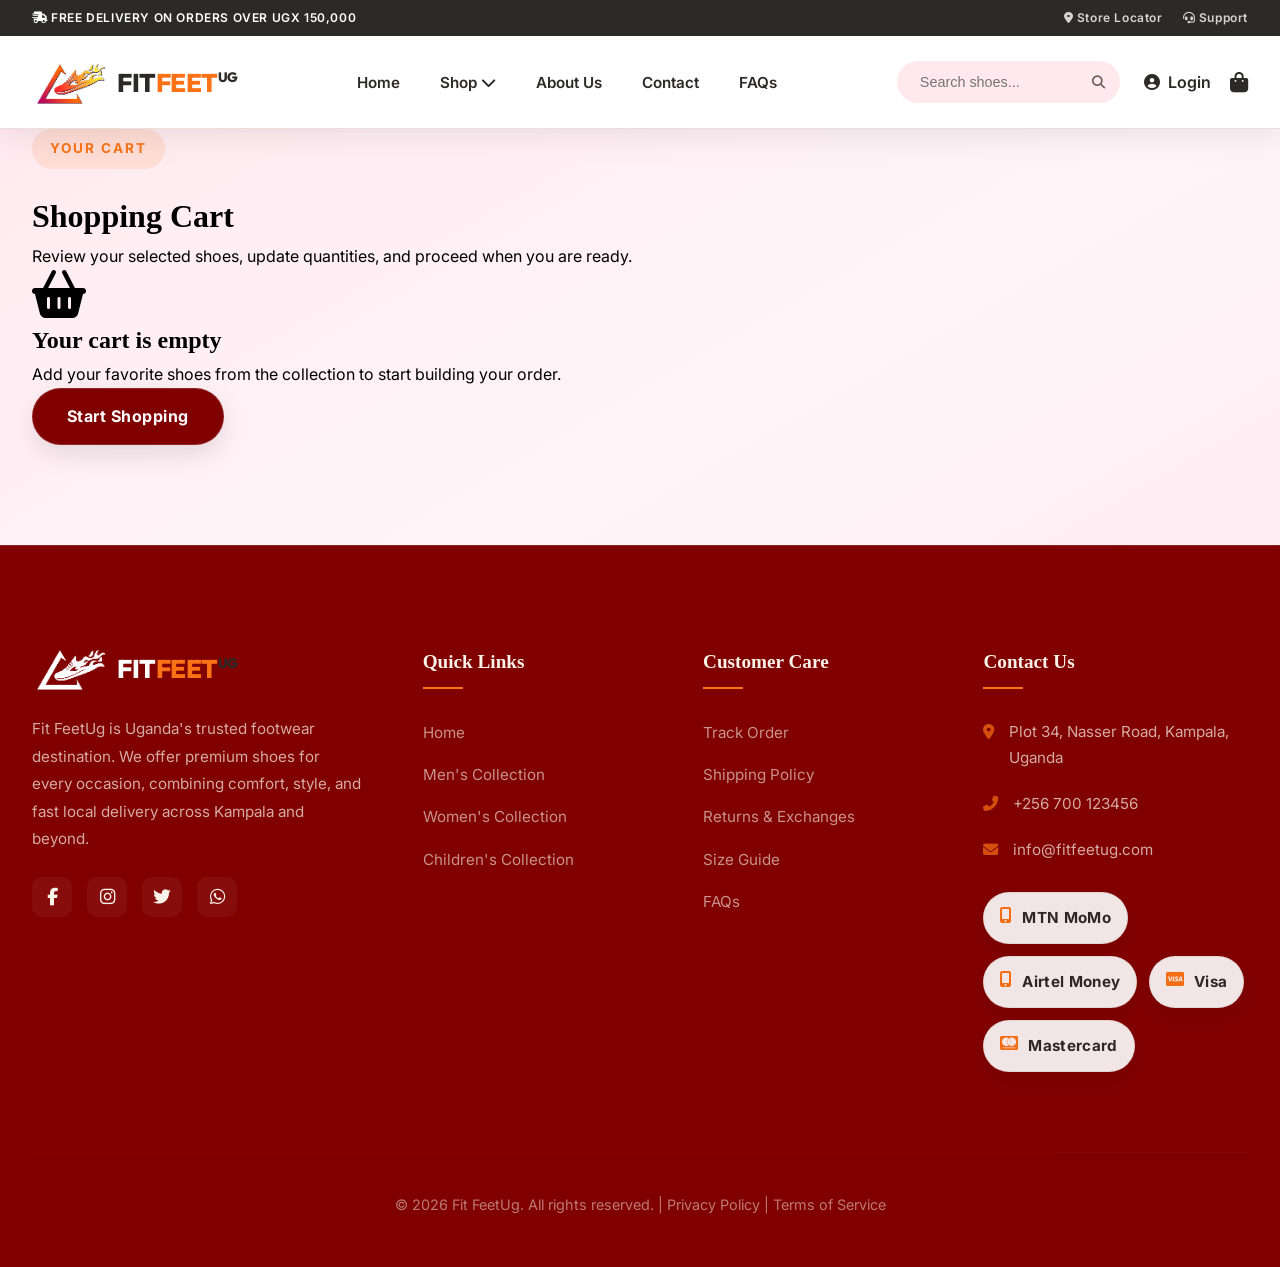
<file: cart.html>
<!DOCTYPE html>
<html lang="en">
<head>
    <meta charset="UTF-8">
    <meta name="viewport" content="width=device-width, initial-scale=1.0">
    <title>Cart - Fit FeetUg</title>
    <link rel="preconnect" href="https://fonts.googleapis.com">
    <link rel="preconnect" href="https://fonts.gstatic.com" crossorigin>
    <link href="https://fonts.googleapis.com/css2?family=Inter:wght@400;500;600;700&family=Outfit:wght@500;600;700;800&display=swap" rel="stylesheet">
    <link rel="stylesheet" href="css/style.css">
    <link rel="stylesheet" href="https://cdnjs.cloudflare.com/ajax/libs/font-awesome/6.4.0/css/all.min.css">
</head>
<body>
<header class="main-header">
    <div class="top-announcement">
        <div class="container-wide">
            <p><i class="fas fa-truck-fast"></i> FREE DELIVERY ON ORDERS OVER UGX 150,000</p>
            <div class="top-links"><a href="#"><i class="fas fa-location-dot"></i> Store Locator</a><a href="faqs.html"><i class="fas fa-headset"></i> Support</a></div>
        </div>
    </div>
    <div class="nav-container">
        <div class="container-wide">
            <div class="header-content">
                <a href="index.html" class="logo"><img src="assets/logo.png" alt="Fit FeetUg" class="logo-icon"><span class="logo-text"><span class="logo-fit">FIT</span><span class="logo-feet">FEET</span><span class="logo-ug">UG</span></span></a>
                <nav class="desktop-nav"><ul class="nav-menu"><li><a href="index.html">Home</a></li><li class="has-dropdown"><a href="#">Shop <i class="fas fa-chevron-down"></i></a><ul class="dropdown-menu"><li><a href="index.html#men">Men's Collection</a></li><li><a href="index.html#women">Women's Collection</a></li><li><a href="index.html#children">Children's Collection</a></li></ul></li><li><a href="about.html">About Us</a></li><li><a href="contact.html">Contact</a></li><li><a href="faqs.html">FAQs</a></li></ul></nav>
                <div class="header-actions"><div class="search-wrapper"><form action="#" method="GET"><input type="text" name="search" placeholder="Search shoes..."><button type="submit"><i class="fas fa-search"></i></button></form></div><div class="action-icons"><a href="login.html" class="action-btn login-btn" title="Login"><i class="fas fa-user-circle"></i> <span>Login</span></a><a href="cart.html" class="action-btn cart-trigger" title="Cart"><i class="fas fa-shopping-bag"></i><span class="cart-badge">0</span></a><button class="mobile-nav-toggle" aria-label="Toggle Menu"><span class="hamburger"></span></button></div></div>
            </div>
        </div>
    </div>
    <div class="mobile-nav-overlay"><div class="mobile-nav-content"><ul class="mobile-menu"><li><a href="index.html">Home</a></li><li><a href="index.html#men">Men's Collection</a></li><li><a href="index.html#women">Women's Collection</a></li><li><a href="index.html#children">Children's Collection</a></li><li><a href="about.html">About Us</a></li><li><a href="contact.html">Contact</a></li><li><a href="faqs.html">FAQs</a></li></ul><div class="mobile-nav-footer"><p>Support: +256 700 123456</p><div class="social-links"><a href="#"><i class="fab fa-facebook-f"></i></a><a href="#"><i class="fab fa-instagram"></i></a><a href="#"><i class="fab fa-whatsapp"></i></a></div></div></div></div>
</header>
<main class="page-content py-20"><div class="container-wide"><div class="about-hero text-center mb-16"><span class="hero-tag">Your Cart</span><h1 class="mb-6">Shopping Cart</h1><p class="max-w-3xl mx-auto text-lg">Review your selected shoes, update quantities, and proceed when you are ready.</p></div><div id="cart-content"></div></div></main>
<footer class="main-footer"><div class="container-wide"><div class="footer-grid"><div class="footer-brand"><a href="index.html" class="logo"><img src="assets/logo.png" alt="Fit FeetUg" class="logo-icon"><span class="logo-text"><span class="logo-fit">FIT</span><span class="logo-feet">FEET</span><span class="logo-ug">UG</span></span></a><p>Fit FeetUg is Uganda's trusted footwear destination. We offer premium shoes for every occasion, combining comfort, style, and fast local delivery across Kampala and beyond.</p><div class="social-links"><a href="#"><i class="fab fa-facebook-f"></i></a><a href="#"><i class="fab fa-instagram"></i></a><a href="#"><i class="fab fa-twitter"></i></a><a href="#"><i class="fab fa-whatsapp"></i></a></div></div><div class="footer-links"><h3>Quick Links</h3><ul><li><a href="index.html">Home</a></li><li><a href="index.html#men">Men's Collection</a></li><li><a href="index.html#women">Women's Collection</a></li><li><a href="index.html#children">Children's Collection</a></li></ul></div><div class="footer-links"><h3>Customer Care</h3><ul><li><a href="track-order.html">Track Order</a></li><li><a href="faqs.html">Shipping Policy</a></li><li><a href="faqs.html">Returns & Exchanges</a></li><li><a href="faqs.html">Size Guide</a></li><li><a href="faqs.html">FAQs</a></li></ul></div><div class="footer-contact"><h3>Contact Us</h3><ul class="contact-info"><li><i class="fas fa-map-marker-alt"></i> Plot 34, Nasser Road, Kampala, Uganda</li><li><i class="fas fa-phone-alt"></i> +256 700 123456</li><li><i class="fas fa-envelope"></i> info@fitfeetug.com</li></ul><div class="payment-methods"><div class="payment-pill"><i class="fas fa-mobile-screen-button"></i><span>MTN MoMo</span></div><div class="payment-pill"><i class="fas fa-mobile-screen-button"></i><span>Airtel Money</span></div><div class="payment-pill"><i class="fab fa-cc-visa"></i><span>Visa</span></div><div class="payment-pill"><i class="fab fa-cc-mastercard"></i><span>Mastercard</span></div></div></div></div><div class="footer-bottom"><p>&copy; 2026 Fit FeetUg. All rights reserved. | <a href="#">Privacy Policy</a> | <a href="#">Terms of Service</a></p></div></div></footer>
<script src="js/main.js"></script>
</body>
</html>
</file>
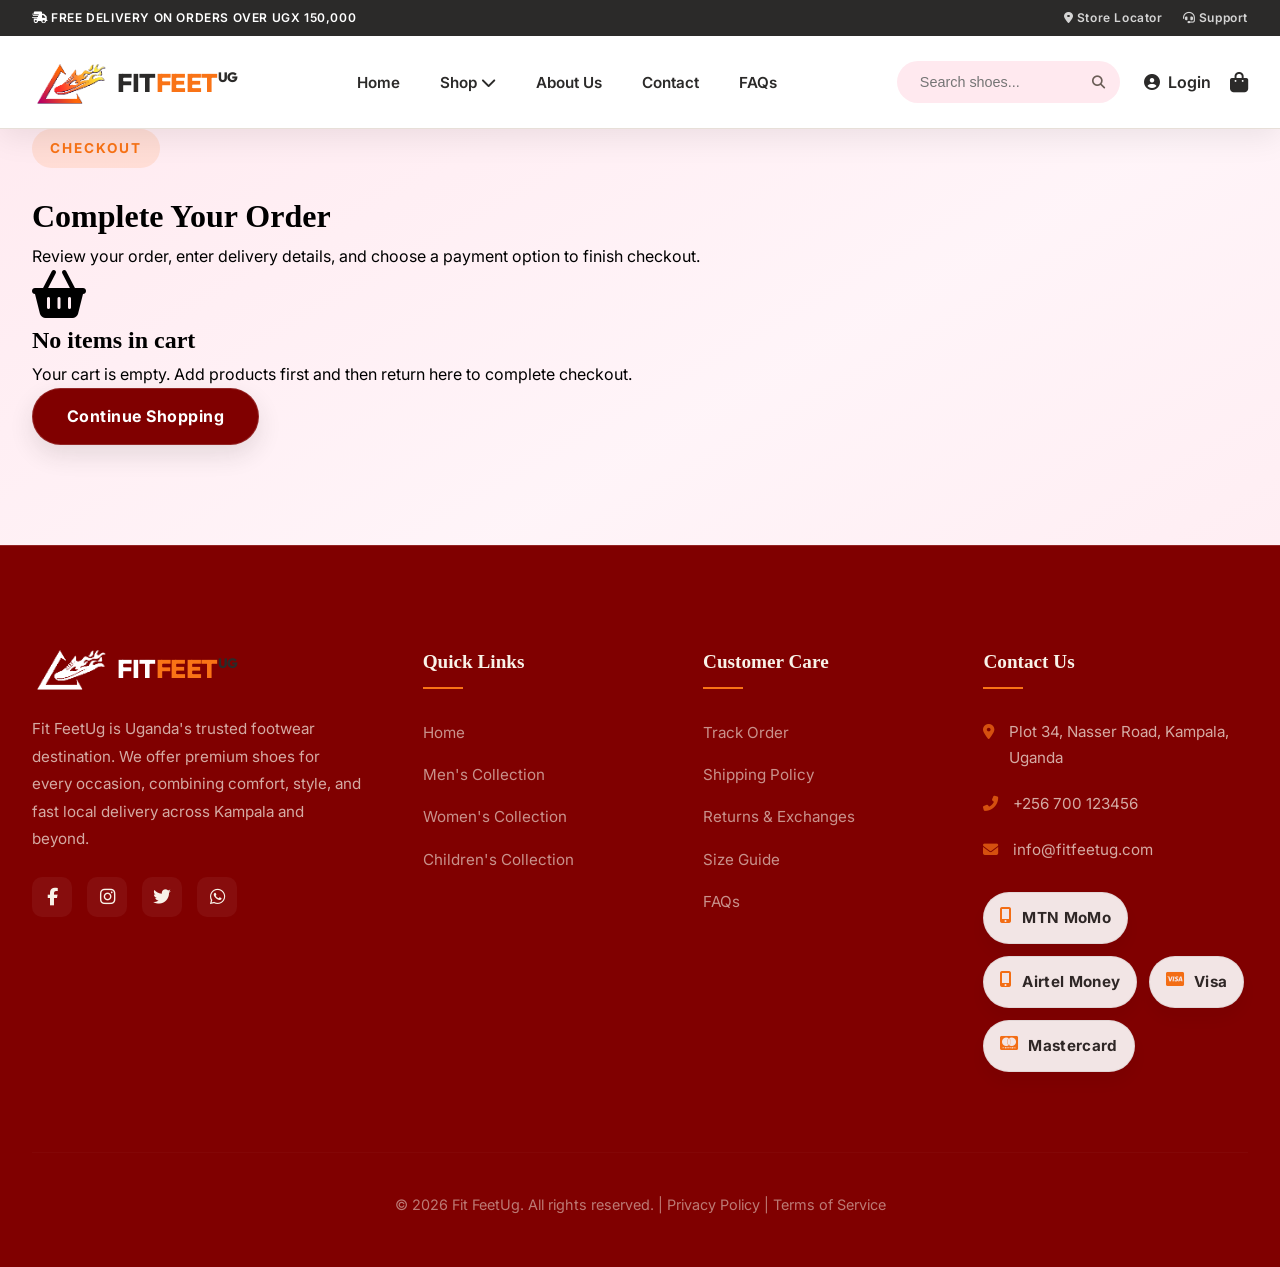
<file: checkout.html>
<!DOCTYPE html>
<html lang="en">
<head>
    <meta charset="UTF-8">
    <meta name="viewport" content="width=device-width, initial-scale=1.0">
    <title>Checkout - Fit FeetUg</title>
    <link rel="preconnect" href="https://fonts.googleapis.com">
    <link rel="preconnect" href="https://fonts.gstatic.com" crossorigin>
    <link href="https://fonts.googleapis.com/css2?family=Inter:wght@400;500;600;700&family=Outfit:wght@500;600;700;800&display=swap" rel="stylesheet">
    <link rel="stylesheet" href="css/style.css">
    <link rel="stylesheet" href="https://cdnjs.cloudflare.com/ajax/libs/font-awesome/6.4.0/css/all.min.css">
</head>
<body>
<header class="main-header">
    <div class="top-announcement">
        <div class="container-wide">
            <p><i class="fas fa-truck-fast"></i> FREE DELIVERY ON ORDERS OVER UGX 150,000</p>
            <div class="top-links"><a href="#"><i class="fas fa-location-dot"></i> Store Locator</a><a href="faqs.html"><i class="fas fa-headset"></i> Support</a></div>
        </div>
    </div>
    <div class="nav-container">
        <div class="container-wide">
            <div class="header-content">
                <a href="index.html" class="logo"><img src="assets/logo.png" alt="Fit FeetUg" class="logo-icon"><span class="logo-text"><span class="logo-fit">FIT</span><span class="logo-feet">FEET</span><span class="logo-ug">UG</span></span></a>
                <nav class="desktop-nav"><ul class="nav-menu"><li><a href="index.html">Home</a></li><li class="has-dropdown"><a href="#">Shop <i class="fas fa-chevron-down"></i></a><ul class="dropdown-menu"><li><a href="index.html#men">Men's Collection</a></li><li><a href="index.html#women">Women's Collection</a></li><li><a href="index.html#children">Children's Collection</a></li></ul></li><li><a href="about.html">About Us</a></li><li><a href="contact.html">Contact</a></li><li><a href="faqs.html">FAQs</a></li></ul></nav>
                <div class="header-actions"><div class="search-wrapper"><form action="#" method="GET"><input type="text" name="search" placeholder="Search shoes..."><button type="submit"><i class="fas fa-search"></i></button></form></div><div class="action-icons"><a href="login.html" class="action-btn login-btn" title="Login"><i class="fas fa-user-circle"></i> <span>Login</span></a><a href="cart.html" class="action-btn cart-trigger" title="Cart"><i class="fas fa-shopping-bag"></i><span class="cart-badge">0</span></a><button class="mobile-nav-toggle" aria-label="Toggle Menu"><span class="hamburger"></span></button></div></div>
            </div>
        </div>
    </div>
    <div class="mobile-nav-overlay"><div class="mobile-nav-content"><ul class="mobile-menu"><li><a href="index.html">Home</a></li><li><a href="index.html#men">Men's Collection</a></li><li><a href="index.html#women">Women's Collection</a></li><li><a href="index.html#children">Children's Collection</a></li><li><a href="about.html">About Us</a></li><li><a href="contact.html">Contact</a></li><li><a href="faqs.html">FAQs</a></li></ul><div class="mobile-nav-footer"><p>Support: +256 700 123456</p><div class="social-links"><a href="#"><i class="fab fa-facebook-f"></i></a><a href="#"><i class="fab fa-instagram"></i></a><a href="#"><i class="fab fa-whatsapp"></i></a></div></div></div></div>
</header>
<main class="page-content py-20"><div class="container-wide"><div class="about-hero text-center mb-16"><span class="hero-tag">Checkout</span><h1 class="mb-6">Complete Your Order</h1><p class="max-w-3xl mx-auto text-lg">Review your order, enter delivery details, and choose a payment option to finish checkout.</p></div><div id="checkout-content"></div></div></main>
<footer class="main-footer"><div class="container-wide"><div class="footer-grid"><div class="footer-brand"><a href="index.html" class="logo"><img src="assets/logo.png" alt="Fit FeetUg" class="logo-icon"><span class="logo-text"><span class="logo-fit">FIT</span><span class="logo-feet">FEET</span><span class="logo-ug">UG</span></span></a><p>Fit FeetUg is Uganda's trusted footwear destination. We offer premium shoes for every occasion, combining comfort, style, and fast local delivery across Kampala and beyond.</p><div class="social-links"><a href="#"><i class="fab fa-facebook-f"></i></a><a href="#"><i class="fab fa-instagram"></i></a><a href="#"><i class="fab fa-twitter"></i></a><a href="#"><i class="fab fa-whatsapp"></i></a></div></div><div class="footer-links"><h3>Quick Links</h3><ul><li><a href="index.html">Home</a></li><li><a href="index.html#men">Men's Collection</a></li><li><a href="index.html#women">Women's Collection</a></li><li><a href="index.html#children">Children's Collection</a></li></ul></div><div class="footer-links"><h3>Customer Care</h3><ul><li><a href="track-order.html">Track Order</a></li><li><a href="faqs.html">Shipping Policy</a></li><li><a href="faqs.html">Returns & Exchanges</a></li><li><a href="faqs.html">Size Guide</a></li><li><a href="faqs.html">FAQs</a></li></ul></div><div class="footer-contact"><h3>Contact Us</h3><ul class="contact-info"><li><i class="fas fa-map-marker-alt"></i> Plot 34, Nasser Road, Kampala, Uganda</li><li><i class="fas fa-phone-alt"></i> +256 700 123456</li><li><i class="fas fa-envelope"></i> info@fitfeetug.com</li></ul><div class="payment-methods"><div class="payment-pill"><i class="fas fa-mobile-screen-button"></i><span>MTN MoMo</span></div><div class="payment-pill"><i class="fas fa-mobile-screen-button"></i><span>Airtel Money</span></div><div class="payment-pill"><i class="fab fa-cc-visa"></i><span>Visa</span></div><div class="payment-pill"><i class="fab fa-cc-mastercard"></i><span>Mastercard</span></div></div></div></div><div class="footer-bottom"><p>&copy; 2026 Fit FeetUg. All rights reserved. | <a href="#">Privacy Policy</a> | <a href="#">Terms of Service</a></p></div></div></footer>
<script src="js/main.js"></script>
</body>
</html>
</file>
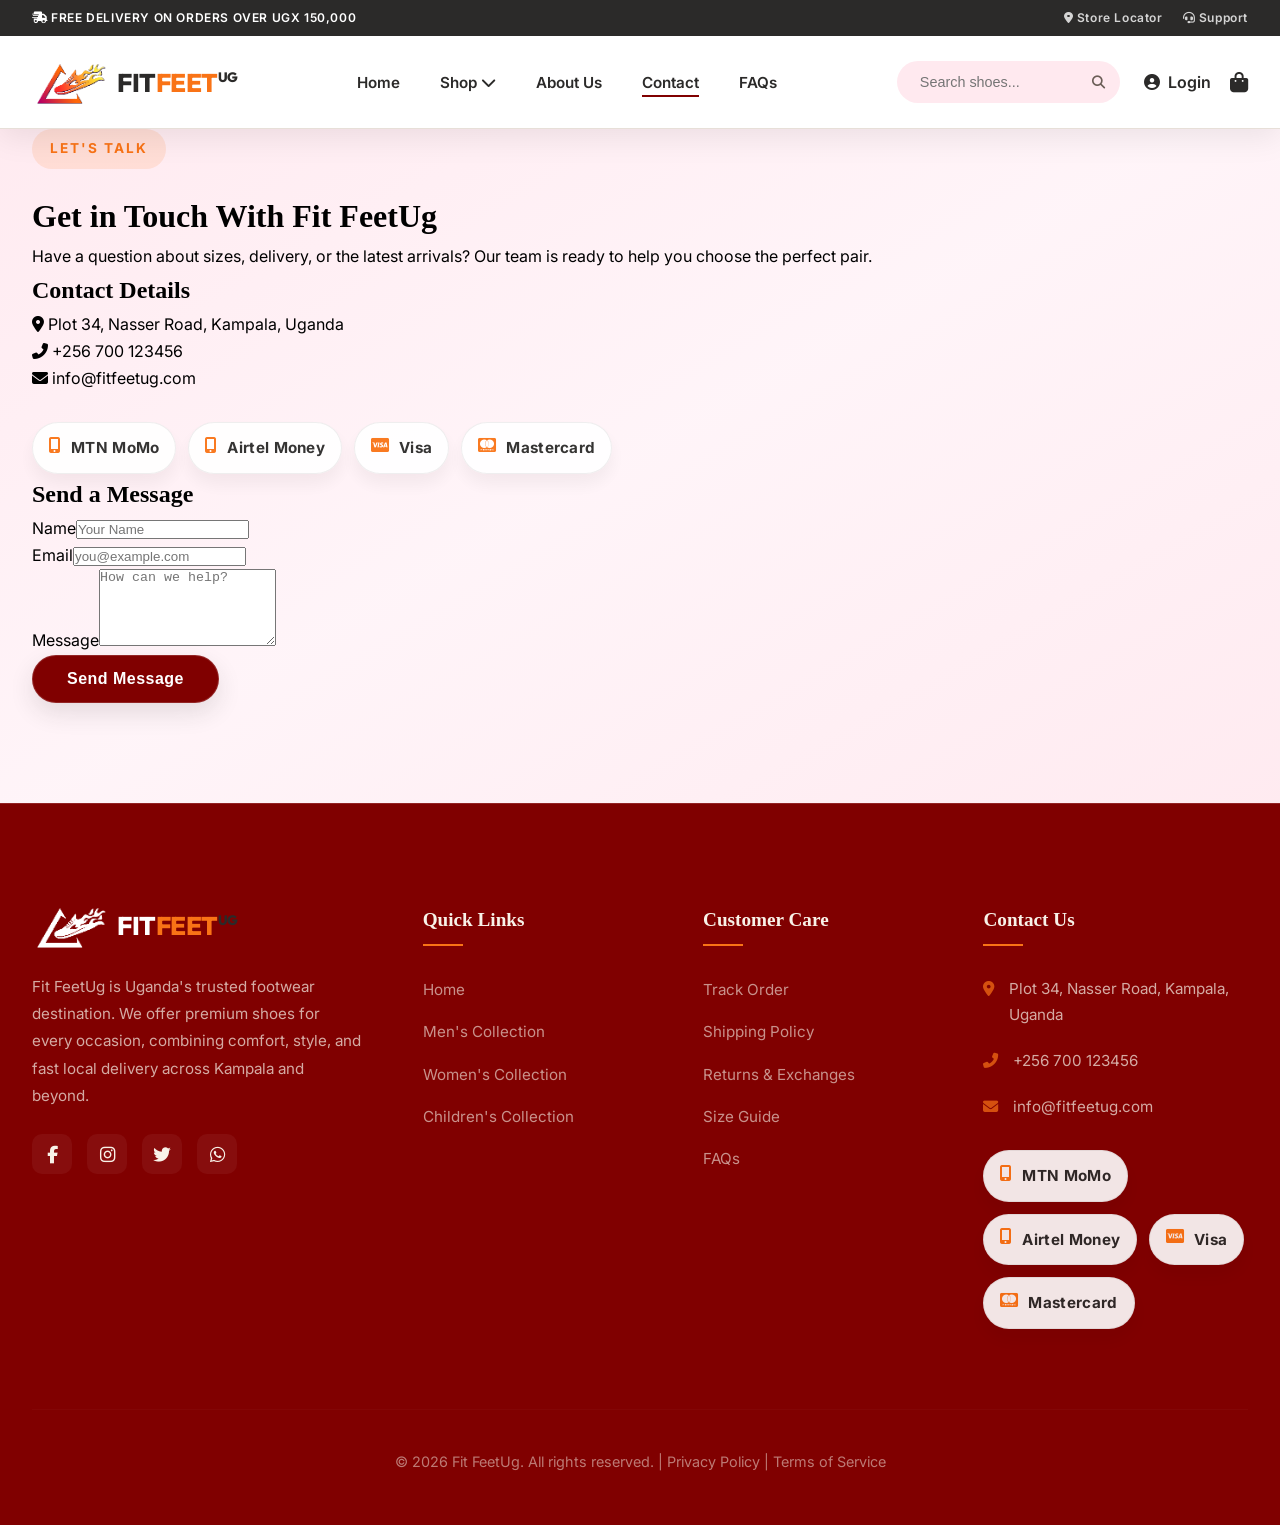
<file: contact.html>
<!DOCTYPE html>
<html lang="en">
<head>
    <meta charset="UTF-8">
    <meta name="viewport" content="width=device-width, initial-scale=1.0">
    <title>Contact - Fit FeetUg</title>
    <link rel="preconnect" href="https://fonts.googleapis.com">
    <link rel="preconnect" href="https://fonts.gstatic.com" crossorigin>
    <link href="https://fonts.googleapis.com/css2?family=Inter:wght@400;500;600;700&family=Outfit:wght@500;600;700;800&display=swap" rel="stylesheet">
    <link rel="stylesheet" href="css/style.css">
    <link rel="stylesheet" href="https://cdnjs.cloudflare.com/ajax/libs/font-awesome/6.4.0/css/all.min.css">
</head>
<body>
<header class="main-header">
    <div class="top-announcement">
        <div class="container-wide">
            <p><i class="fas fa-truck-fast"></i> FREE DELIVERY ON ORDERS OVER UGX 150,000</p>
            <div class="top-links"><a href="#"><i class="fas fa-location-dot"></i> Store Locator</a><a href="faqs.html"><i class="fas fa-headset"></i> Support</a></div>
        </div>
    </div>
    <div class="nav-container">
        <div class="container-wide">
            <div class="header-content">
                <a href="index.html" class="logo"><img src="assets/logo.png" alt="Fit FeetUg" class="logo-icon"><span class="logo-text"><span class="logo-fit">FIT</span><span class="logo-feet">FEET</span><span class="logo-ug">UG</span></span></a>
                <nav class="desktop-nav"><ul class="nav-menu"><li><a href="index.html">Home</a></li><li class="has-dropdown"><a href="#">Shop <i class="fas fa-chevron-down"></i></a><ul class="dropdown-menu"><li><a href="index.html#men">Men's Collection</a></li><li><a href="index.html#women">Women's Collection</a></li><li><a href="index.html#children">Children's Collection</a></li></ul></li><li><a href="about.html">About Us</a></li><li><a href="contact.html" class="active">Contact</a></li><li><a href="faqs.html">FAQs</a></li></ul></nav>
                <div class="header-actions"><div class="search-wrapper"><form action="#" method="GET"><input type="text" name="search" placeholder="Search shoes..."><button type="submit"><i class="fas fa-search"></i></button></form></div><div class="action-icons"><a href="login.html" class="action-btn login-btn" title="Login"><i class="fas fa-user-circle"></i> <span>Login</span></a><a href="cart.html" class="action-btn cart-trigger" title="Cart"><i class="fas fa-shopping-bag"></i><span class="cart-badge">0</span></a><button class="mobile-nav-toggle" aria-label="Toggle Menu"><span class="hamburger"></span></button></div></div>
            </div>
        </div>
    </div>
    <div class="mobile-nav-overlay"><div class="mobile-nav-content"><ul class="mobile-menu"><li><a href="index.html">Home</a></li><li><a href="index.html#men">Men's Collection</a></li><li><a href="index.html#women">Women's Collection</a></li><li><a href="index.html#children">Children's Collection</a></li><li><a href="about.html">About Us</a></li><li><a href="contact.html">Contact</a></li><li><a href="faqs.html">FAQs</a></li></ul><div class="mobile-nav-footer"><p>Support: +256 700 123456</p><div class="social-links"><a href="#"><i class="fab fa-facebook-f"></i></a><a href="#"><i class="fab fa-instagram"></i></a><a href="#"><i class="fab fa-whatsapp"></i></a></div></div></div></div>
</header>
<main class="page-content py-20"><div class="container-wide"><div class="about-hero text-center mb-16"><span class="hero-tag">Let's Talk</span><h1 class="mb-6">Get in Touch With Fit FeetUg</h1><p class="max-w-3xl mx-auto text-lg">Have a question about sizes, delivery, or the latest arrivals? Our team is ready to help you choose the perfect pair.</p></div><div class="contact-grid grid grid-cols-2 gap-12 items-center mb-20"><div class="contact-info-box p-10 bg-white rounded-3xl border border-slate-100 shadow-sm"><h2>Contact Details</h2><ul class="contact-info-list"><li><i class="fas fa-map-marker-alt"></i> Plot 34, Nasser Road, Kampala, Uganda</li><li><i class="fas fa-phone-alt"></i> +256 700 123456</li><li><i class="fas fa-envelope"></i> info@fitfeetug.com</li></ul><div class="payment-methods"><div class="payment-pill"><i class="fas fa-mobile-screen-button"></i><span>MTN MoMo</span></div><div class="payment-pill"><i class="fas fa-mobile-screen-button"></i><span>Airtel Money</span></div><div class="payment-pill"><i class="fab fa-cc-visa"></i><span>Visa</span></div><div class="payment-pill"><i class="fab fa-cc-mastercard"></i><span>Mastercard</span></div></div></div><div class="contact-form-box p-10 bg-white rounded-3xl border border-slate-100 shadow-sm"><h2>Send a Message</h2><form><div class="form-group"><label>Name</label><input type="text" placeholder="Your Name"></div><div class="form-group"><label>Email</label><input type="email" placeholder="you@example.com"></div><div class="form-group"><label>Message</label><textarea rows="5" placeholder="How can we help?"></textarea></div><button type="submit" class="btn btn-primary">Send Message</button></form></div></div></div></main>
<footer class="main-footer"><div class="container-wide"><div class="footer-grid"><div class="footer-brand"><a href="index.html" class="logo"><img src="assets/logo.png" alt="Fit FeetUg" class="logo-icon"><span class="logo-text"><span class="logo-fit">FIT</span><span class="logo-feet">FEET</span><span class="logo-ug">UG</span></span></a><p>Fit FeetUg is Uganda's trusted footwear destination. We offer premium shoes for every occasion, combining comfort, style, and fast local delivery across Kampala and beyond.</p><div class="social-links"><a href="#"><i class="fab fa-facebook-f"></i></a><a href="#"><i class="fab fa-instagram"></i></a><a href="#"><i class="fab fa-twitter"></i></a><a href="#"><i class="fab fa-whatsapp"></i></a></div></div><div class="footer-links"><h3>Quick Links</h3><ul><li><a href="index.html">Home</a></li><li><a href="index.html#men">Men's Collection</a></li><li><a href="index.html#women">Women's Collection</a></li><li><a href="index.html#children">Children's Collection</a></li></ul></div><div class="footer-links"><h3>Customer Care</h3><ul><li><a href="track-order.html">Track Order</a></li><li><a href="faqs.html">Shipping Policy</a></li><li><a href="faqs.html">Returns & Exchanges</a></li><li><a href="faqs.html">Size Guide</a></li><li><a href="faqs.html">FAQs</a></li></ul></div><div class="footer-contact"><h3>Contact Us</h3><ul class="contact-info"><li><i class="fas fa-map-marker-alt"></i> Plot 34, Nasser Road, Kampala, Uganda</li><li><i class="fas fa-phone-alt"></i> +256 700 123456</li><li><i class="fas fa-envelope"></i> info@fitfeetug.com</li></ul><div class="payment-methods"><div class="payment-pill"><i class="fas fa-mobile-screen-button"></i><span>MTN MoMo</span></div><div class="payment-pill"><i class="fas fa-mobile-screen-button"></i><span>Airtel Money</span></div><div class="payment-pill"><i class="fab fa-cc-visa"></i><span>Visa</span></div><div class="payment-pill"><i class="fab fa-cc-mastercard"></i><span>Mastercard</span></div></div></div></div><div class="footer-bottom"><p>&copy; 2026 Fit FeetUg. All rights reserved. | <a href="#">Privacy Policy</a> | <a href="#">Terms of Service</a></p></div></div></footer>
<script src="js/main.js"></script>
</body>
</html>
</file>
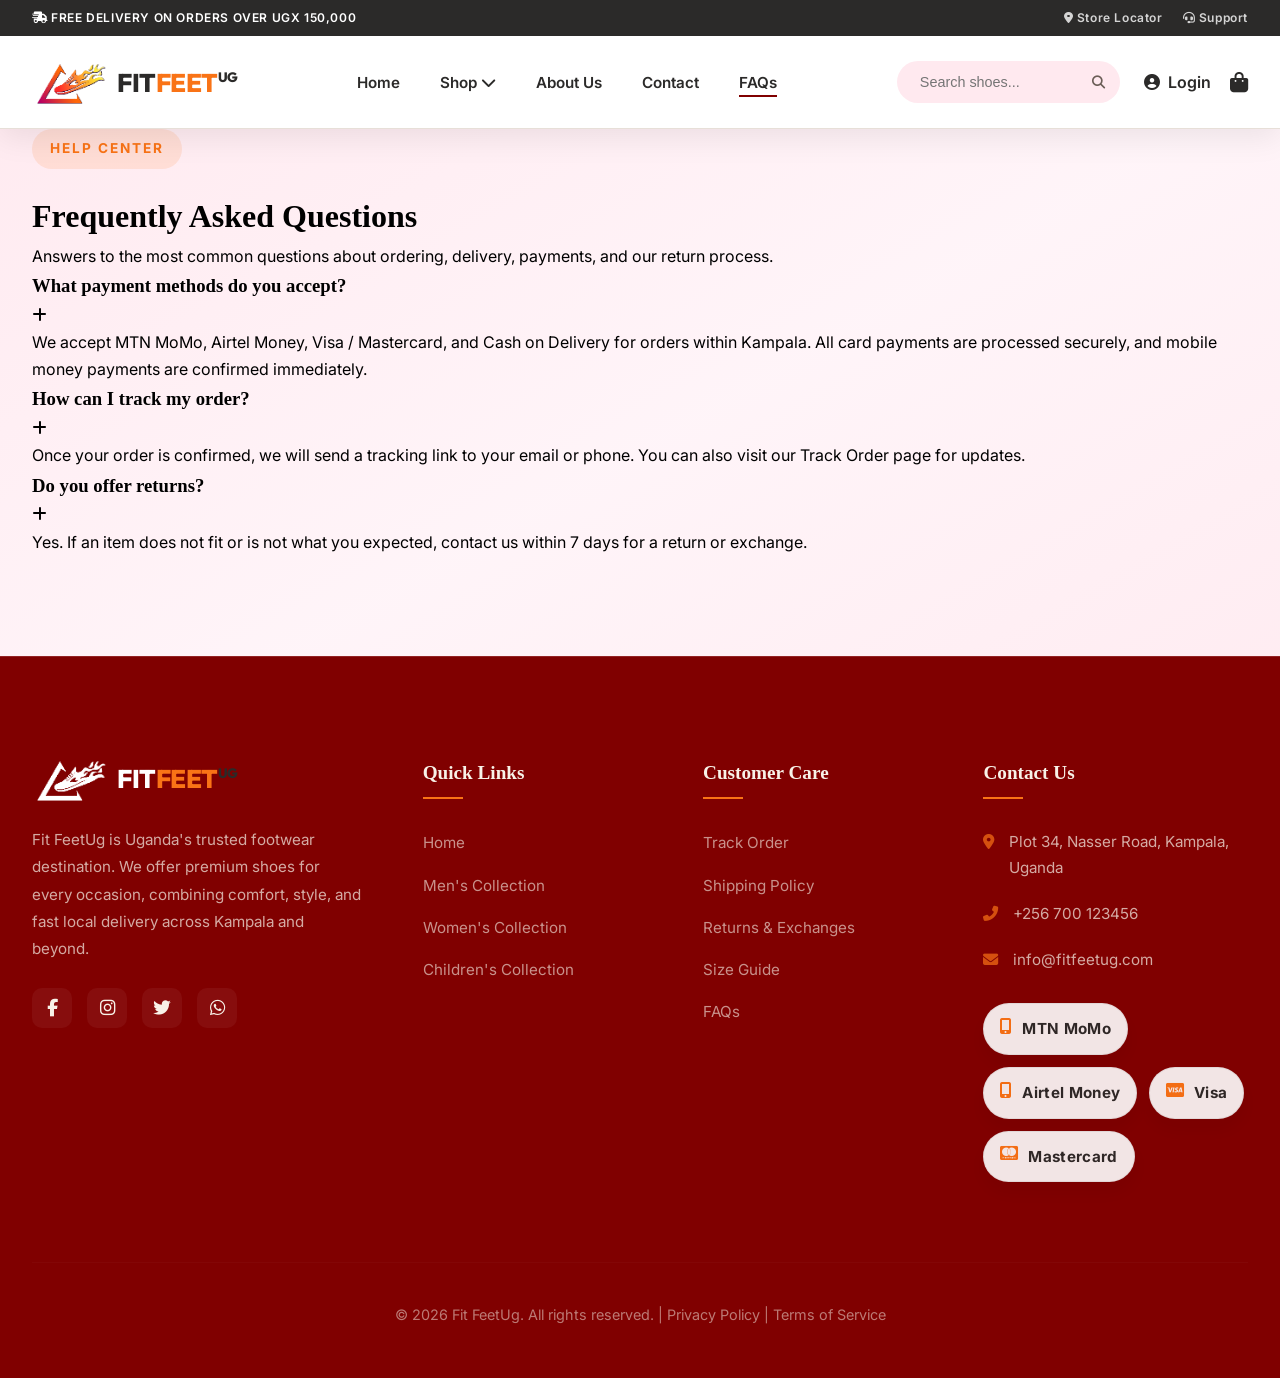
<file: faqs.html>
<!DOCTYPE html>
<html lang="en">
<head>
    <meta charset="UTF-8">
    <meta name="viewport" content="width=device-width, initial-scale=1.0">
    <title>FAQs - Fit FeetUg</title>
    <link rel="preconnect" href="https://fonts.googleapis.com">
    <link rel="preconnect" href="https://fonts.gstatic.com" crossorigin>
    <link href="https://fonts.googleapis.com/css2?family=Inter:wght@400;500;600;700&family=Outfit:wght@500;600;700;800&display=swap" rel="stylesheet">
    <link rel="stylesheet" href="css/style.css">
    <link rel="stylesheet" href="https://cdnjs.cloudflare.com/ajax/libs/font-awesome/6.4.0/css/all.min.css">
</head>
<body>
<header class="main-header">
    <div class="top-announcement">
        <div class="container-wide">
            <p><i class="fas fa-truck-fast"></i> FREE DELIVERY ON ORDERS OVER UGX 150,000</p>
            <div class="top-links"><a href="#"><i class="fas fa-location-dot"></i> Store Locator</a><a href="faqs.html"><i class="fas fa-headset"></i> Support</a></div>
        </div>
    </div>
    <div class="nav-container">
        <div class="container-wide">
            <div class="header-content">
                <a href="index.html" class="logo"><img src="assets/logo.png" alt="Fit FeetUg" class="logo-icon"><span class="logo-text"><span class="logo-fit">FIT</span><span class="logo-feet">FEET</span><span class="logo-ug">UG</span></span></a>
                <nav class="desktop-nav"><ul class="nav-menu"><li><a href="index.html">Home</a></li><li class="has-dropdown"><a href="#">Shop <i class="fas fa-chevron-down"></i></a><ul class="dropdown-menu"><li><a href="index.html#men">Men's Collection</a></li><li><a href="index.html#women">Women's Collection</a></li><li><a href="index.html#children">Children's Collection</a></li></ul></li><li><a href="about.html">About Us</a></li><li><a href="contact.html">Contact</a></li><li><a href="faqs.html" class="active">FAQs</a></li></ul></nav>
                <div class="header-actions"><div class="search-wrapper"><form action="#" method="GET"><input type="text" name="search" placeholder="Search shoes..."><button type="submit"><i class="fas fa-search"></i></button></form></div><div class="action-icons"><a href="login.html" class="action-btn login-btn" title="Login"><i class="fas fa-user-circle"></i> <span>Login</span></a><a href="cart.html" class="action-btn cart-trigger" title="Cart"><i class="fas fa-shopping-bag"></i><span class="cart-badge">0</span></a><button class="mobile-nav-toggle" aria-label="Toggle Menu"><span class="hamburger"></span></button></div></div>
            </div>
        </div>
    </div>
    <div class="mobile-nav-overlay"><div class="mobile-nav-content"><ul class="mobile-menu"><li><a href="index.html">Home</a></li><li><a href="index.html#men">Men's Collection</a></li><li><a href="index.html#women">Women's Collection</a></li><li><a href="index.html#children">Children's Collection</a></li><li><a href="about.html">About Us</a></li><li><a href="contact.html">Contact</a></li><li><a href="faqs.html">FAQs</a></li></ul><div class="mobile-nav-footer"><p>Support: +256 700 123456</p><div class="social-links"><a href="#"><i class="fab fa-facebook-f"></i></a><a href="#"><i class="fab fa-instagram"></i></a><a href="#"><i class="fab fa-whatsapp"></i></a></div></div></div></div>
</header>
<main class="page-content py-20"><div class="container-wide"><div class="about-hero text-center mb-16"><span class="hero-tag">Help Center</span><h1 class="mb-6">Frequently Asked Questions</h1><p class="max-w-3xl mx-auto text-lg">Answers to the most common questions about ordering, delivery, payments, and our return process.</p></div><div class="faq-section mb-12"><div class="faq-list grid gap-4"><div class="faq-item p-6 bg-white border border-slate-100 rounded-2xl shadow-sm"><div class="faq-question flex justify-between items-center cursor-pointer"><h3 class="text-lg">What payment methods do you accept?</h3><i class="fas fa-plus transition-transform"></i></div><div class="faq-answer mt-4 text-muted border-t pt-4">We accept MTN MoMo, Airtel Money, Visa / Mastercard, and Cash on Delivery for orders within Kampala. All card payments are processed securely, and mobile money payments are confirmed immediately.</div></div><div class="faq-item p-6 bg-white border border-slate-100 rounded-2xl shadow-sm"><div class="faq-question flex justify-between items-center cursor-pointer"><h3 class="text-lg">How can I track my order?</h3><i class="fas fa-plus transition-transform"></i></div><div class="faq-answer mt-4 text-muted border-t pt-4">Once your order is confirmed, we will send a tracking link to your email or phone. You can also visit our <a href="track-order.html">Track Order</a> page for updates.</div></div><div class="faq-item p-6 bg-white border border-slate-100 rounded-2xl shadow-sm"><div class="faq-question flex justify-between items-center cursor-pointer"><h3 class="text-lg">Do you offer returns?</h3><i class="fas fa-plus transition-transform"></i></div><div class="faq-answer mt-4 text-muted border-t pt-4">Yes. If an item does not fit or is not what you expected, contact us within 7 days for a return or exchange.</div></div></div></div></div></main>
<footer class="main-footer"><div class="container-wide"><div class="footer-grid"><div class="footer-brand"><a href="index.html" class="logo"><img src="assets/logo.png" alt="Fit FeetUg" class="logo-icon"><span class="logo-text"><span class="logo-fit">FIT</span><span class="logo-feet">FEET</span><span class="logo-ug">UG</span></span></a><p>Fit FeetUg is Uganda's trusted footwear destination. We offer premium shoes for every occasion, combining comfort, style, and fast local delivery across Kampala and beyond.</p><div class="social-links"><a href="#"><i class="fab fa-facebook-f"></i></a><a href="#"><i class="fab fa-instagram"></i></a><a href="#"><i class="fab fa-twitter"></i></a><a href="#"><i class="fab fa-whatsapp"></i></a></div></div><div class="footer-links"><h3>Quick Links</h3><ul><li><a href="index.html">Home</a></li><li><a href="index.html#men">Men's Collection</a></li><li><a href="index.html#women">Women's Collection</a></li><li><a href="index.html#children">Children's Collection</a></li></ul></div><div class="footer-links"><h3>Customer Care</h3><ul><li><a href="track-order.html">Track Order</a></li><li><a href="faqs.html">Shipping Policy</a></li><li><a href="faqs.html">Returns & Exchanges</a></li><li><a href="faqs.html">Size Guide</a></li><li><a href="faqs.html">FAQs</a></li></ul></div><div class="footer-contact"><h3>Contact Us</h3><ul class="contact-info"><li><i class="fas fa-map-marker-alt"></i> Plot 34, Nasser Road, Kampala, Uganda</li><li><i class="fas fa-phone-alt"></i> +256 700 123456</li><li><i class="fas fa-envelope"></i> info@fitfeetug.com</li></ul><div class="payment-methods"><div class="payment-pill"><i class="fas fa-mobile-screen-button"></i><span>MTN MoMo</span></div><div class="payment-pill"><i class="fas fa-mobile-screen-button"></i><span>Airtel Money</span></div><div class="payment-pill"><i class="fab fa-cc-visa"></i><span>Visa</span></div><div class="payment-pill"><i class="fab fa-cc-mastercard"></i><span>Mastercard</span></div></div></div></div><div class="footer-bottom"><p>&copy; 2026 Fit FeetUg. All rights reserved. | <a href="#">Privacy Policy</a> | <a href="#">Terms of Service</a></p></div></div></footer>
<script src="js/main.js"></script>
</body>
</html>
</file>
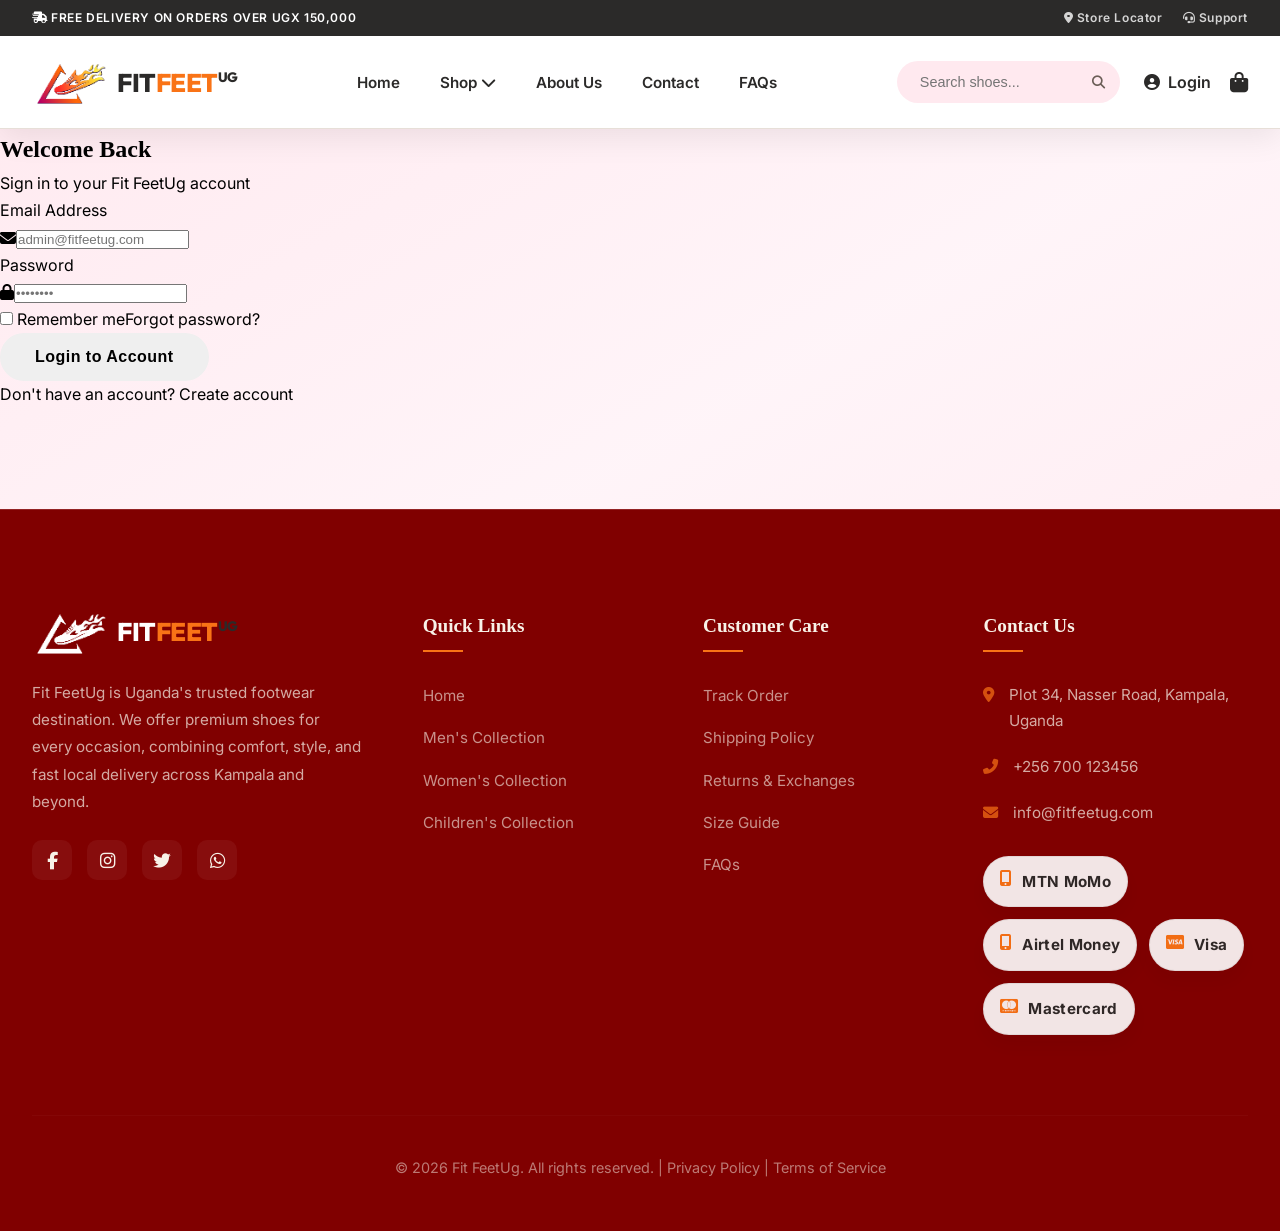
<file: login.html>
<!DOCTYPE html>
<html lang="en">
<head>
    <meta charset="UTF-8">
    <meta name="viewport" content="width=device-width, initial-scale=1.0">
    <title>Login - Fit FeetUg</title>
    <link rel="preconnect" href="https://fonts.googleapis.com">
    <link rel="preconnect" href="https://fonts.gstatic.com" crossorigin>
    <link href="https://fonts.googleapis.com/css2?family=Inter:wght@400;500;600;700&family=Outfit:wght@500;600;700;800&display=swap" rel="stylesheet">
    <link rel="stylesheet" href="css/style.css">
    <link rel="stylesheet" href="https://cdnjs.cloudflare.com/ajax/libs/font-awesome/6.4.0/css/all.min.css">
</head>
<body>
<header class="main-header">
    <div class="top-announcement">
        <div class="container-wide">
            <p><i class="fas fa-truck-fast"></i> FREE DELIVERY ON ORDERS OVER UGX 150,000</p>
            <div class="top-links"><a href="#"><i class="fas fa-location-dot"></i> Store Locator</a><a href="faqs.html"><i class="fas fa-headset"></i> Support</a></div>
        </div>
    </div>
    <div class="nav-container">
        <div class="container-wide">
            <div class="header-content">
                <a href="index.html" class="logo"><img src="assets/logo.png" alt="Fit FeetUg" class="logo-icon"><span class="logo-text"><span class="logo-fit">FIT</span><span class="logo-feet">FEET</span><span class="logo-ug">UG</span></span></a>
                <nav class="desktop-nav"><ul class="nav-menu"><li><a href="index.html">Home</a></li><li class="has-dropdown"><a href="#">Shop <i class="fas fa-chevron-down"></i></a><ul class="dropdown-menu"><li><a href="index.html#men">Men's Collection</a></li><li><a href="index.html#women">Women's Collection</a></li><li><a href="index.html#children">Children's Collection</a></li></ul></li><li><a href="about.html">About Us</a></li><li><a href="contact.html">Contact</a></li><li><a href="faqs.html">FAQs</a></li></ul></nav>
                <div class="header-actions"><div class="search-wrapper"><form action="#" method="GET"><input type="text" name="search" placeholder="Search shoes..."><button type="submit"><i class="fas fa-search"></i></button></form></div><div class="action-icons"><a href="login.html" class="action-btn login-btn" title="Login"><i class="fas fa-user-circle"></i> <span>Login</span></a><a href="cart.html" class="action-btn cart-trigger" title="Cart"><i class="fas fa-shopping-bag"></i><span class="cart-badge">0</span></a><button class="mobile-nav-toggle" aria-label="Toggle Menu"><span class="hamburger"></span></button></div></div>
            </div>
        </div>
    </div>
    <div class="mobile-nav-overlay"><div class="mobile-nav-content"><ul class="mobile-menu"><li><a href="index.html">Home</a></li><li><a href="index.html#men">Men's Collection</a></li><li><a href="index.html#women">Women's Collection</a></li><li><a href="index.html#children">Children's Collection</a></li><li><a href="about.html">About Us</a></li><li><a href="contact.html">Contact</a></li><li><a href="faqs.html">FAQs</a></li></ul><div class="mobile-nav-footer"><p>Support: +256 700 123456</p><div class="social-links"><a href="#"><i class="fab fa-facebook-f"></i></a><a href="#"><i class="fab fa-instagram"></i></a><a href="#"><i class="fab fa-whatsapp"></i></a></div></div></div></div>
</header>
<main class="login-page"><div class="container"><div class="login-card"><div class="login-header"><h2>Welcome Back</h2><p>Sign in to your Fit FeetUg account</p></div><form action="#" method="POST" class="auth-form"><div class="form-group"><label for="email">Email Address</label><div class="input-wrapper"><i class="fas fa-envelope"></i><input type="email" id="email" name="email" placeholder="admin@fitfeetug.com" required></div></div><div class="form-group"><label for="password">Password</label><div class="input-wrapper"><i class="fas fa-lock"></i><input type="password" id="password" name="password" placeholder="••••••••" required></div></div><div class="form-options"><label class="remember-me"><input type="checkbox" name="remember"> Remember me</label><a href="#" class="forgot-password">Forgot password?</a></div><button type="submit" class="btn btn-auth">Login to Account</button></form><div class="login-footer"><p>Don't have an account? <a href="#">Create account</a></p></div></div></div></main>
<footer class="main-footer"><div class="container-wide"><div class="footer-grid"><div class="footer-brand"><a href="index.html" class="logo"><img src="assets/logo.png" alt="Fit FeetUg" class="logo-icon"><span class="logo-text"><span class="logo-fit">FIT</span><span class="logo-feet">FEET</span><span class="logo-ug">UG</span></span></a><p>Fit FeetUg is Uganda's trusted footwear destination. We offer premium shoes for every occasion, combining comfort, style, and fast local delivery across Kampala and beyond.</p><div class="social-links"><a href="#"><i class="fab fa-facebook-f"></i></a><a href="#"><i class="fab fa-instagram"></i></a><a href="#"><i class="fab fa-twitter"></i></a><a href="#"><i class="fab fa-whatsapp"></i></a></div></div><div class="footer-links"><h3>Quick Links</h3><ul><li><a href="index.html">Home</a></li><li><a href="index.html#men">Men's Collection</a></li><li><a href="index.html#women">Women's Collection</a></li><li><a href="index.html#children">Children's Collection</a></li></ul></div><div class="footer-links"><h3>Customer Care</h3><ul><li><a href="track-order.html">Track Order</a></li><li><a href="faqs.html">Shipping Policy</a></li><li><a href="faqs.html">Returns & Exchanges</a></li><li><a href="faqs.html">Size Guide</a></li><li><a href="faqs.html">FAQs</a></li></ul></div><div class="footer-contact"><h3>Contact Us</h3><ul class="contact-info"><li><i class="fas fa-map-marker-alt"></i> Plot 34, Nasser Road, Kampala, Uganda</li><li><i class="fas fa-phone-alt"></i> +256 700 123456</li><li><i class="fas fa-envelope"></i> info@fitfeetug.com</li></ul><div class="payment-methods"><div class="payment-pill"><i class="fas fa-mobile-screen-button"></i><span>MTN MoMo</span></div><div class="payment-pill"><i class="fas fa-mobile-screen-button"></i><span>Airtel Money</span></div><div class="payment-pill"><i class="fab fa-cc-visa"></i><span>Visa</span></div><div class="payment-pill"><i class="fab fa-cc-mastercard"></i><span>Mastercard</span></div></div></div></div><div class="footer-bottom"><p>&copy; 2026 Fit FeetUg. All rights reserved. | <a href="#">Privacy Policy</a> | <a href="#">Terms of Service</a></p></div></div></footer>
<script src="js/main.js"></script>
</body>
</html>
</file>
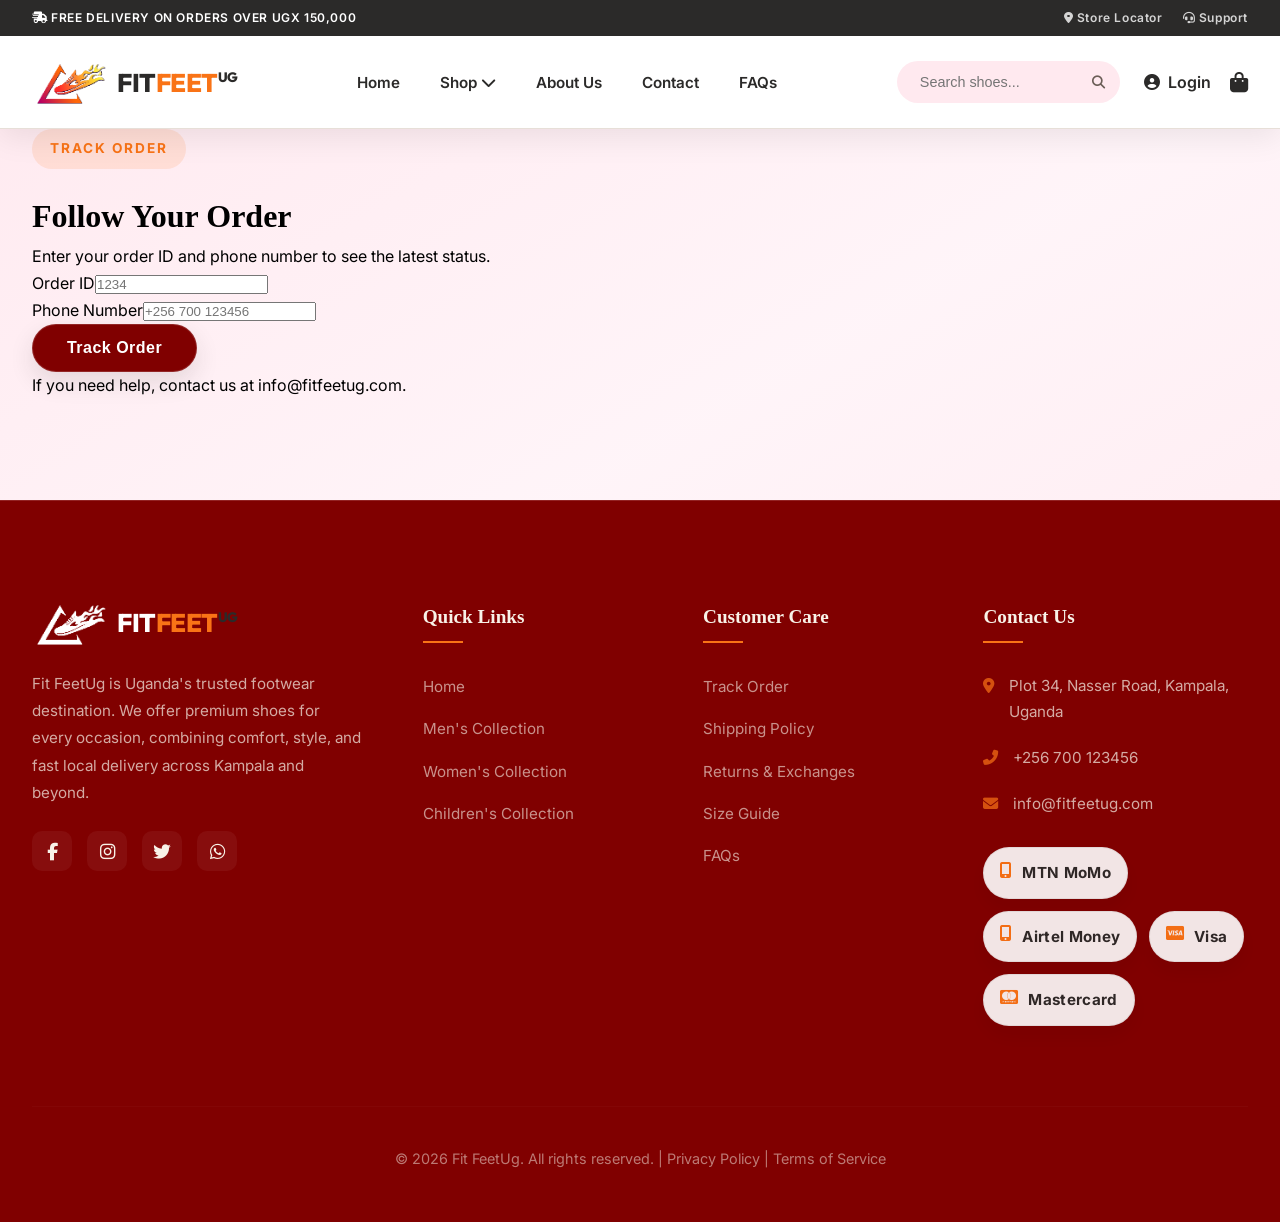
<file: track-order.html>
<!DOCTYPE html>
<html lang="en">
<head>
    <meta charset="UTF-8">
    <meta name="viewport" content="width=device-width, initial-scale=1.0">
    <title>Track Order - Fit FeetUg</title>
    <link rel="preconnect" href="https://fonts.googleapis.com">
    <link rel="preconnect" href="https://fonts.gstatic.com" crossorigin>
    <link href="https://fonts.googleapis.com/css2?family=Inter:wght@400;500;600;700&family=Outfit:wght@500;600;700;800&display=swap" rel="stylesheet">
    <link rel="stylesheet" href="css/style.css">
    <link rel="stylesheet" href="https://cdnjs.cloudflare.com/ajax/libs/font-awesome/6.4.0/css/all.min.css">
</head>
<body>
<header class="main-header">
    <div class="top-announcement">
        <div class="container-wide">
            <p><i class="fas fa-truck-fast"></i> FREE DELIVERY ON ORDERS OVER UGX 150,000</p>
            <div class="top-links"><a href="#"><i class="fas fa-location-dot"></i> Store Locator</a><a href="faqs.html"><i class="fas fa-headset"></i> Support</a></div>
        </div>
    </div>
    <div class="nav-container">
        <div class="container-wide">
            <div class="header-content">
                <a href="index.html" class="logo"><img src="assets/logo.png" alt="Fit FeetUg" class="logo-icon"><span class="logo-text"><span class="logo-fit">FIT</span><span class="logo-feet">FEET</span><span class="logo-ug">UG</span></span></a>
                <nav class="desktop-nav"><ul class="nav-menu"><li><a href="index.html">Home</a></li><li class="has-dropdown"><a href="#">Shop <i class="fas fa-chevron-down"></i></a><ul class="dropdown-menu"><li><a href="index.html#men">Men's Collection</a></li><li><a href="index.html#women">Women's Collection</a></li><li><a href="index.html#children">Children's Collection</a></li></ul></li><li><a href="about.html">About Us</a></li><li><a href="contact.html">Contact</a></li><li><a href="faqs.html">FAQs</a></li></ul></nav>
                <div class="header-actions"><div class="search-wrapper"><form action="#" method="GET"><input type="text" name="search" placeholder="Search shoes..."><button type="submit"><i class="fas fa-search"></i></button></form></div><div class="action-icons"><a href="login.html" class="action-btn login-btn" title="Login"><i class="fas fa-user-circle"></i> <span>Login</span></a><a href="cart.html" class="action-btn cart-trigger" title="Cart"><i class="fas fa-shopping-bag"></i><span class="cart-badge">0</span></a><button class="mobile-nav-toggle" aria-label="Toggle Menu"><span class="hamburger"></span></button></div></div>
            </div>
        </div>
    </div>
    <div class="mobile-nav-overlay"><div class="mobile-nav-content"><ul class="mobile-menu"><li><a href="index.html">Home</a></li><li><a href="index.html#men">Men's Collection</a></li><li><a href="index.html#women">Women's Collection</a></li><li><a href="index.html#children">Children's Collection</a></li><li><a href="about.html">About Us</a></li><li><a href="contact.html">Contact</a></li><li><a href="faqs.html">FAQs</a></li></ul><div class="mobile-nav-footer"><p>Support: +256 700 123456</p><div class="social-links"><a href="#"><i class="fab fa-facebook-f"></i></a><a href="#"><i class="fab fa-instagram"></i></a><a href="#"><i class="fab fa-whatsapp"></i></a></div></div></div></div>
</header>
<main class="page-content py-20"><div class="container-wide"><div class="about-hero text-center mb-16"><span class="hero-tag">Track Order</span><h1 class="mb-6">Follow Your Order</h1><p class="max-w-3xl mx-auto text-lg">Enter your order ID and phone number to see the latest status.</p></div><div class="track-form-card p-10 bg-white rounded-3xl border border-slate-100 shadow-sm"><form><div class="form-grid"><div class="form-group"><label>Order ID</label><input type="text" placeholder="1234"></div><div class="form-group"><label>Phone Number</label><input type="tel" placeholder="+256 700 123456"></div></div><button type="submit" class="btn btn-primary">Track Order</button></form></div><div class="tracking-note mt-10"><p class="text-muted">If you need help, contact us at <a href="mailto:info@fitfeetug.com">info@fitfeetug.com</a>.</p></div></div></main>
<footer class="main-footer"><div class="container-wide"><div class="footer-grid"><div class="footer-brand"><a href="index.html" class="logo"><img src="assets/logo.png" alt="Fit FeetUg" class="logo-icon"><span class="logo-text"><span class="logo-fit">FIT</span><span class="logo-feet">FEET</span><span class="logo-ug">UG</span></span></a><p>Fit FeetUg is Uganda's trusted footwear destination. We offer premium shoes for every occasion, combining comfort, style, and fast local delivery across Kampala and beyond.</p><div class="social-links"><a href="#"><i class="fab fa-facebook-f"></i></a><a href="#"><i class="fab fa-instagram"></i></a><a href="#"><i class="fab fa-twitter"></i></a><a href="#"><i class="fab fa-whatsapp"></i></a></div></div><div class="footer-links"><h3>Quick Links</h3><ul><li><a href="index.html">Home</a></li><li><a href="index.html#men">Men's Collection</a></li><li><a href="index.html#women">Women's Collection</a></li><li><a href="index.html#children">Children's Collection</a></li></ul></div><div class="footer-links"><h3>Customer Care</h3><ul><li><a href="track-order.html">Track Order</a></li><li><a href="faqs.html">Shipping Policy</a></li><li><a href="faqs.html">Returns & Exchanges</a></li><li><a href="faqs.html">Size Guide</a></li><li><a href="faqs.html">FAQs</a></li></ul></div><div class="footer-contact"><h3>Contact Us</h3><ul class="contact-info"><li><i class="fas fa-map-marker-alt"></i> Plot 34, Nasser Road, Kampala, Uganda</li><li><i class="fas fa-phone-alt"></i> +256 700 123456</li><li><i class="fas fa-envelope"></i> info@fitfeetug.com</li></ul><div class="payment-methods"><div class="payment-pill"><i class="fas fa-mobile-screen-button"></i><span>MTN MoMo</span></div><div class="payment-pill"><i class="fas fa-mobile-screen-button"></i><span>Airtel Money</span></div><div class="payment-pill"><i class="fab fa-cc-visa"></i><span>Visa</span></div><div class="payment-pill"><i class="fab fa-cc-mastercard"></i><span>Mastercard</span></div></div></div></div><div class="footer-bottom"><p>&copy; 2026 Fit FeetUg. All rights reserved. | <a href="#">Privacy Policy</a> | <a href="#">Terms of Service</a></p></div></div></footer>
<script src="js/main.js"></script>
</body>
</html>
</file>
<file: css/style.css>
:root {
    --primary: #2b2a29;
    --primary-light: #433f3a;
    --accent: #f97316;
    --accent-hover: #ea580c;
    --maroon: #800000;
    --text-main: #2b2a29;
    --text-muted: #6b5e57;
    --bg-light: #ffe9ef;
    --white: #ffffff;
    --error: #c53030;
    --success: #2f855a;
    --border: #d8cabf;
    --shadow: 0 12px 35px -15px rgba(0,0,0,0.12);
}

* {
    margin: 0;
    padding: 0;
    box-sizing: border-box;
}

body {
    font-family: 'Inter', system-ui, -apple-system, sans-serif;
    color: #000000;
    background-color: var(--bg-light);
    background-image: linear-gradient(150deg, rgba(255, 233, 239, 0.95) 0%, rgba(255, 245, 249, 0.95) 50%, rgba(255, 233, 239, 0.95) 100%);
    background-attachment: fixed;
    background-repeat: no-repeat;
    line-height: 1.7;
    overflow-x: hidden;
}

h1, h2, h3, h4, h5, h6, .logo {
    font-family: Georgia, 'Times New Roman', serif;
    font-weight: 700;
}

a {
    text-decoration: none;
    color: inherit;
    transition: all 0.3s ease;
}

ul { list-style: none; }

.container-wide {
    max-width: 1400px;
    margin: 0 auto;
    padding: 0 2rem;
}

/* Header & Navigation */
.main-header {
    background: rgba(255,255,255,0.96);
    position: sticky;
    top: 0;
    z-index: 1000;
    box-shadow: 0 8px 30px rgba(0,0,0,0.08);
    border-bottom: 1px solid rgba(216, 202, 191, 0.6);
}

.top-announcement {
    background: var(--primary);
    color: var(--white);
    padding: 8px 0;
    font-size: 0.75rem;
    font-weight: 600;
    letter-spacing: 0.05em;
}

.top-announcement .container-wide {
    display: flex;
    justify-content: space-between;
    align-items: center;
}

.top-links a {
    margin-left: 20px;
    opacity: 0.8;
}

.top-links a:hover { opacity: 1; }

.header-content {
    display: flex;
    align-items: center;
    justify-content: space-between;
    padding: 1.5rem 0;
}

.logo {
    font-size: 1.8rem;
    letter-spacing: -1px;
    display: inline-flex;
    align-items: center;
    gap: 10px;
    text-decoration: none;
}

.logo-icon {
    height: 44px;
    width: auto;
    display: block;
}

.logo-text {
    font-family: 'Outfit', sans-serif;
    font-weight: 800;
    font-size: 1.6rem;
    letter-spacing: -0.5px;
    line-height: 1;
}

.logo-fit { color: var(--primary); }
.logo-feet { color: var(--accent); }
.logo-ug { color: var(--primary); font-size: 0.85rem; vertical-align: super; }

.nav-menu {
    display: flex;
    gap: 2.5rem;
}

.nav-menu > li > a {
    font-weight: 600;
    font-size: 0.95rem;
    color: var(--text-main);
    position: relative;
}

.nav-menu > li > a::after {
    content: '';
    position: absolute;
    bottom: -5px;
    left: 0;
    width: 0;
    height: 2px;
    background: var(--maroon);
    transition: width 0.3s;
}

.nav-menu > li > a:hover::after,
.nav-menu > li > a.active::after {
    width: 100%;
}

.has-dropdown { position: relative; }
.dropdown-menu {
    position: absolute;
    top: 100%;
    left: 0;
    background: var(--white);
    min-width: 200px;
    box-shadow: var(--shadow);
    border-radius: 12px;
    padding: 10px 0;
    opacity: 0;
    visibility: hidden;
    transform: translateY(10px);
    transition: all 0.3s;
}

.has-dropdown:hover .dropdown-menu {
    opacity: 1;
    visibility: visible;
    transform: translateY(5px);
}

.dropdown-menu li a {
    display: block;
    padding: 10px 20px;
    font-size: 0.9rem;
    font-weight: 500;
}

.dropdown-menu li a:hover {
    background: var(--bg-light);
    color: var(--maroon);
}

.header-actions {
    display: flex;
    align-items: center;
    gap: 1.5rem;
}

.search-wrapper form {
    position: relative;
    background: var(--bg-light);
    border-radius: 50px;
    padding: 5px 15px;
    display: flex;
    align-items: center;
}

.search-wrapper input {
    background: transparent;
    border: none;
    padding: 8px;
    font-size: 0.9rem;
    width: 180px;
    outline: none;
}

.search-wrapper button {
    background: transparent;
    border: none;
    cursor: pointer;
    color: var(--text-muted);
}

.action-icons {
    display: flex;
    align-items: center;
    gap: 1.2rem;
}

.action-btn {
    font-size: 1.3rem;
    color: var(--primary);
    position: relative;
}

.login-btn {
    display: flex;
    align-items: center;
    gap: 8px;
    font-size: 1rem;
    font-weight: 600;
}

.cart-badge {
    position: absolute;
    top: -8px;
    right: -10px;
    background: var(--accent);
    color: var(--white);
    font-size: 0.7rem;
    width: 20px;
    height: 20px;
    border-radius: 50%;
    display: flex;
    align-items: center;
    justify-content: center;
    font-weight: 700;
}

/* Home Hero */
.hero-section {
    padding: 100px 0;
    background: linear-gradient(145deg, rgba(245, 239, 228, 0.8) 0%, rgba(255, 255, 255, 0.95) 55%, rgba(245, 239, 228, 0.8) 100%);
    overflow: hidden;
    border-bottom: 1px solid rgba(216, 202, 191, 0.6);
}

.hero-grid {
    display: grid;
    grid-template-columns: 1.05fr 0.95fr;
    align-items: center;
    gap: 48px;
    justify-content: center;
}

.hero-tag {
    display: inline-block;
    background: rgba(249, 115, 22, 0.12);
    color: var(--accent);
    padding: 8px 18px;
    border-radius: 999px;
    font-size: 0.85rem;
    font-weight: 700;
    margin-bottom: 20px;
    text-transform: uppercase;
    letter-spacing: 0.15em;
}

.hero-content h1 {
    font-size: 4rem;
    line-height: 1.05;
    color: var(--primary);
    margin-bottom: 25px;
    letter-spacing: -0.03em;
}

.hero-content p {
    font-size: 1.15rem;
    color: var(--text-muted);
    margin-bottom: 35px;
    max-width: 500px;
}

.hero-btns {
    display: flex;
    gap: 20px;
}

.btn {
    display: inline-block;
    padding: 14px 34px;
    border-radius: 999px;
    font-weight: 700;
    cursor: pointer;
    transition: all 0.3s;
    font-size: 1rem;
    border: 1px solid transparent;
    letter-spacing: 0.03em;
}

.btn-primary {
    background: var(--maroon);
    color: var(--white);
    border-color: rgba(255,255,255,0.15);
    box-shadow: 0 10px 25px rgba(44, 42, 39, 0.12);
}

.btn-primary:hover {
    background: #660000;
    transform: translateY(-2px);
    box-shadow: 0 12px 28px rgba(44, 42, 39, 0.18);
}

.btn-outline {
    background: transparent;
    border: 1px solid var(--maroon);
    color: var(--maroon);
}

.btn-outline:hover {
    background: var(--maroon);
    color: var(--white);
}

.hero-image {
    position: relative;
    text-align: right;
}

/* Magical crossfade hero carousel */
.hero-carousel {
    position: relative;
    min-height: 420px;
    perspective: 800px;
}

.hero-slide {
    position: absolute;
    inset: 0;
    border-radius: 28px;
    overflow: hidden;
    box-shadow: 0 30px 80px -20px rgba(0,0,0,0.25);
    will-change: opacity, transform;

    /* Faded-out state */
    opacity: 0;
    transform: scale(0.93);
    filter: blur(4px) brightness(0.8);
    transition: opacity 1.6s ease,
                transform 1.6s cubic-bezier(0.4, 0, 0.2, 1),
                filter 1.6s ease;
    z-index: 1;
}

.hero-slide:first-child {
    position: relative; /* keeps container height */
}

.hero-slide.active {
    opacity: 1;
    transform: scale(1);
    filter: blur(0) brightness(1);
    z-index: 2;
    animation: gentleFloat 6s ease-in-out 1.6s infinite;
}

.hero-slide.fade-out {
    opacity: 0;
    transform: scale(1.06);
    filter: blur(6px) brightness(0.6);
    z-index: 1;
}

.hero-slide img {
    width: 100%;
    height: 100%;
    object-fit: cover;
    display: block;
}

/* Ambient glow behind active image */
.hero-glow {
    position: absolute;
    inset: 10%;
    border-radius: 50%;
    background: radial-gradient(circle, rgba(212,175,55,0.35) 0%, transparent 70%);
    filter: blur(50px);
    z-index: 0;
    animation: glowPulse 4s ease-in-out infinite;
    pointer-events: none;
}

/* Products Grid */
.products-section { padding: 100px 0; }
.section-header {
    display: flex;
    justify-content: space-between;
    align-items: flex-end;
    margin-bottom: 50px;
}

.section-title h2 { font-size: 2.5rem; color: var(--primary); }
.section-title p { color: var(--text-muted); margin-top: 5px; }

.products-grid {
    display: grid;
    grid-template-columns: repeat(auto-fit, minmax(240px, 1fr));
    gap: 32px;
    align-items: stretch;
}

.product-card {
    background: var(--white);
    border-radius: 24px;
    overflow: hidden;
    transition: all 0.4s cubic-bezier(0.175, 0.885, 0.32, 1.275);
    border: 1px solid var(--border);
    position: relative;
}

.product-card:hover {
    transform: translateY(-8px);
    box-shadow: 0 18px 35px rgba(0,0,0,0.08);
    border-color: rgba(249, 115, 22, 0.45);
}

..product-image {
    height: 220px;
    background: rgba(245, 239, 228, 0.8);
    display: flex;
    align-items: center;
    justify-content: center;
    position: relative;
    overflow: hidden;
}

.product-image i { font-size: 5rem; color: #cbd5e1; }

.product-img {
    width: 100%;
    height: 100%;
    object-fit: cover;
    transition: transform 0.5s ease;
}

.product-img-svg {
    object-fit: contain;
    padding: 20px;
    background: linear-gradient(135deg, #f8fafc 0%, #f1f5f9 100%);
}

.product-card:hover .product-img {
    transform: scale(1.08);
}

.product-badge {
    position: absolute;
    top: 15px;
    left: 15px;
    background: var(--accent);
    color: var(--white);
    padding: 5px 12px;
    border-radius: 50px;
    font-size: 0.75rem;
    font-weight: 700;
}

.product-info { padding: 25px; }
.product-cat {
    color: var(--accent);
    font-weight: 700;
    font-size: 0.75rem;
    text-transform: uppercase;
    letter-spacing: 0.05em;
    margin-bottom: 5px;
}

.product-name {
    font-size: 1.25rem;
    font-weight: 700;
    color: var(--primary);
    margin-bottom: 10px;
    line-height: 1.3;
    display: -webkit-box;
    -webkit-line-clamp: 2;
    -webkit-box-orient: vertical;
    overflow: hidden;
    text-overflow: ellipsis;
}

.product-price-row {
    display: flex;
    justify-content: space-between;
    align-items: center;
    margin-top: 15px;
}

.price {
    font-size: 1.2rem;
    font-weight: 800;
    color: var(--primary);
}

.add-btn {
    background: var(--primary);
    color: var(--white);
    width: 40px;
    height: 40px;
    border-radius: 12px;
    display: flex;
    align-items: center;
    justify-content: center;
    border: none;
    cursor: pointer;
    transition: all 0.3s;
}

.add-btn:hover {
    background: var(--accent);
    transform: scale(1.1);
}

/* Footer Styling */
.main-footer {
    background: #800000;
    color: #f8f2e8;
    padding: 100px 0 50px;
    margin-top: 100px;
    border-top: 1px solid rgba(255, 233, 239, 0.15);
}

.footer-grid {
    display: grid;
    grid-template-columns: 1.5fr 1fr 1fr 1.2fr;
    gap: 60px;
    margin-bottom: 80px;
}

.footer-brand .logo { margin-bottom: 25px; display: inline-flex; }
.footer-brand .logo-fit { color: var(--white); }
.footer-brand .logo-icon { filter: brightness(0) invert(1); }
.footer-brand p { opacity: 0.7; font-size: 0.95rem; line-height: 1.8; margin-bottom: 25px; }

.social-links { display: flex; gap: 15px; }
.social-links a {
    width: 40px;
    height: 40px;
    background: rgba(255,255,255,0.05);
    display: flex;
    align-items: center;
    justify-content: center;
    border-radius: 10px;
    font-size: 1.1rem;
}

.social-links a:hover {
    background: var(--accent);
    transform: translateY(-3px);
}

.footer-links h3, .footer-contact h3 {
    font-size: 1.2rem;
    margin-bottom: 30px;
    position: relative;
    padding-bottom: 10px;
}

.footer-links h3::after, .footer-contact h3::after {
    content: '';
    position: absolute;
    bottom: 0;
    left: 0;
    width: 40px;
    height: 2px;
    background: var(--accent);
}

.footer-links ul li { margin-bottom: 15px; }
.footer-links ul li a { opacity: 0.6; font-size: 0.95rem; }
.footer-links ul li a:hover { opacity: 1; color: var(--accent); padding-left: 5px; }

.contact-info li {
    display: flex;
    gap: 15px;
    margin-bottom: 20px;
    opacity: 0.7;
    font-size: 0.95rem;
}

.contact-info i { color: var(--accent); margin-top: 5px; }

.payment-methods {
    margin-top: 30px;
    display: flex;
    flex-wrap: wrap;
    gap: 12px;
}

.payment-pill {
    display: inline-flex;
    align-items: center;
    gap: 10px;
    padding: 12px 16px;
    border: 1px solid rgba(43, 42, 41, 0.08);
    border-radius: 999px;
    background: rgba(255, 255, 255, 0.95);
    opacity: 0.95;
    min-height: 48px;
    box-shadow: 0 10px 20px rgba(43, 42, 41, 0.06);
}

.payment-pill img, .payment-pill i {
    height: 22px;
    width: auto;
    display: block;
    color: var(--accent);
}

.payment-pill span {
    color: var(--text-main);
    font-size: 0.95rem;
    font-weight: 700;
    letter-spacing: 0.02em;
}

.payment-methods:hover .payment-pill {
    opacity: 1;
}

.footer-bottom {
    border-top: 1px solid rgba(255,255,255,0.05);
    padding-top: 40px;
    text-align: center;
    font-size: 0.9rem;
    opacity: 0.5;
}

/* Animations */
@keyframes fadeInUp {
    from { opacity: 0; transform: translateY(30px); }
    to { opacity: 1; transform: translateY(0); }
}

@keyframes fadeInLeft {
    from { opacity: 0; transform: translateX(-40px); }
    to { opacity: 1; transform: translateX(0); }
}

@keyframes fadeInRight {
    from { opacity: 0; transform: translateX(40px); }
    to { opacity: 1; transform: translateX(0); }
}

@keyframes scaleIn {
    from { opacity: 0; transform: scale(0.85) rotate(-12deg); }
    to { opacity: 1; transform: scale(1) rotate(-10deg); }
}

@keyframes float {
    0%, 100% { transform: translateY(0) rotate(-10deg); }
    50% { transform: translateY(-14px) rotate(-8deg); }
}

@keyframes shimmer {
    0% { background-position: -200% center; }
    100% { background-position: 200% center; }
}

/* Hero staggered entrance */
.hero-tag {
    animation: fadeInUp 0.6s ease-out both;
}

.hero-content h1 {
    animation: fadeInLeft 0.7s ease-out 0.15s both;
}

.hero-content p {
    animation: fadeInUp 0.7s ease-out 0.3s both;
}

.hero-btns {
    animation: fadeInUp 0.7s ease-out 0.45s both;
}

@keyframes gentleFloat {
    0%, 100% { transform: scale(1) translateY(0); }
    50% { transform: scale(1.015) translateY(-10px); }
}

@keyframes glowPulse {
    0%, 100% { opacity: 0.5; transform: scale(0.9); }
    50% { opacity: 1; transform: scale(1.1); }
}

/* Accent shimmer on hero heading */
.hero-content h1 {
    background: linear-gradient(90deg, var(--primary) 40%, var(--accent) 50%, var(--primary) 60%);
    background-size: 200% auto;
    -webkit-background-clip: text;
    -webkit-text-fill-color: transparent;
    background-clip: text;
    animation: fadeInLeft 0.7s ease-out 0.15s both,
               shimmer 4s ease-in-out 1.5s infinite;
}

.shadow-lg { box-shadow: 0 10px 15px -3px rgb(0 0 0 / 0.1); }

/* --- MOBILE NAVIGATION --- */
.mobile-nav-toggle {
    display: none;
    background: transparent;
    border: none;
    cursor: pointer;
    width: 30px;
    height: 30px;
    position: relative;
    z-index: 1100;
}

.hamburger, .hamburger::before, .hamburger::after {
    content: '';
    position: absolute;
    width: 24px;
    height: 2px;
    background: var(--primary);
    transition: all 0.3s ease;
}

.hamburger { top: 50%; transform: translateY(-50%); }
.hamburger::before { top: -8px; }
.hamburger::after { top: 8px; }

.mobile-nav-toggle.active .hamburger { background: transparent; }
.mobile-nav-toggle.active .hamburger::before { transform: rotate(45deg); top: 0; }
.mobile-nav-toggle.active .hamburger::after { transform: rotate(-45deg); top: 0; }

.mobile-nav-overlay {
    position: fixed;
    top: 0;
    right: -100%;
    width: 100%;
    height: 100vh;
    background: var(--white);
    z-index: 1050;
    transition: right 0.5s cubic-bezier(0.77,0.2,0.05,1);
    padding: 100px 2rem 2rem;
    display: flex;
    flex-direction: column;
}

.mobile-nav-overlay.active { right: 0; }

.mobile-menu {
    flex: 1;
    display: flex;
    flex-direction: column;
    gap: 1.5rem;
}

.mobile-menu li a {
    font-size: 1.8rem;
    font-family: 'Outfit', sans-serif;
    color: var(--primary);
    font-weight: 700;
}

.mobile-nav-footer {
    padding-top: 2rem;
    border-top: 1px solid var(--border);
}

/* --- CUSTOM MODAL --- */
.modal-overlay {
    position: fixed;
    top: 0;
    left: 0;
    width: 100%;
    height: 100%;
    background: rgba(15, 23, 42, 0.8);
    backdrop-filter: blur(8px);
    display: flex;
    align-items: center;
    justify-content: center;
    z-index: 2000;
    opacity: 0;
    visibility: hidden;
    transition: all 0.3s ease;
}

.modal-overlay.active {
    opacity: 1;
    visibility: visible;
}

.modal-content {
    background: var(--white);
    padding: 50px 40px;
    border-radius: 30px;
    max-width: 500px;
    width: 90%;
    text-align: center;
    transform: scale(0.8);
    transition: all 0.4s cubic-bezier(0.175, 0.885, 0.32, 1.275);
}

.modal-overlay.active .modal-content {
    transform: scale(1);
}

.modal-icon {
    font-size: 4rem;
    color: var(--success);
    margin-bottom: 20px;
}

/* --- REVEAL ANIMATIONS --- */
.about-grid, .mission-vision-grid, .info-card, .faq-section {
    opacity: 0;
    transform: translateY(30px);
    transition: all 0.8s cubic-bezier(0.4, 0, 0.2, 1);
}

.about-image {
    max-width: 380px;
    width: 100%;
    margin: 0 auto;
}

.about-image img {
    width: 100%;
    max-width: 380px;
    height: auto;
    display: block;
}

.about-grid.revealed, .mission-vision-grid.revealed, .info-card.revealed, .faq-section.revealed {
    opacity: 1;
    transform: translateY(0);
}

/* --- ENHANCED MOBILE STYLES --- */
@media (max-width: 1024px) {
    .hero-grid { grid-template-columns: 1fr; text-align: center; }
    .hero-content h1 { font-size: 3rem; }
    .hero-content p { margin: 0 auto 35px; }
    .hero-btns { justify-content: center; }
    .hero-image { text-align: center; margin-top: 40px; }
    .hero-carousel { min-height: 300px; }
    .footer-grid { grid-template-columns: 1fr 1fr; }
    .contact-layout { grid-template-columns: 1fr; gap: 40px; }
}

@media (max-width: 768px) {
    .desktop-nav, .search-wrapper { display: none; }
    .search-wrapper.active { 
        display: block; 
        position: absolute; 
        top: 100%; 
        left: 0; 
        width: 100%; 
        padding: 10px 2rem;
        background: var(--white);
        box-shadow: 0 4px 10px rgba(0,0,0,0.05);
    }
    .search-wrapper.active input { width: 100%; }
    
    .mobile-nav-toggle { display: block; }
    .header-content { padding: 1rem 0; }
    .footer-grid { grid-template-columns: 1fr; gap: 40px; }
    .login-btn span { display: none; }
    .action-icons { gap: 1rem; }
    .container-wide { padding: 0 1.5rem; }
}

.cart-table-wrapper {
    overflow-x: auto;
    margin-top: 2rem;
}

.cart-table {
    width: 100%;
    border-collapse: collapse;
    background: var(--white);
    border: 1px solid rgba(15, 23, 42, 0.08);
    border-radius: 1.5rem;
    overflow: hidden;
}

.cart-table th,
.cart-table td {
    padding: 1rem 1.1rem;
    text-align: left;
    border-bottom: 1px solid rgba(15, 23, 42, 0.08);
}

.cart-table th {
    color: var(--text-muted);
    font-weight: 700;
}

.cart-table td {
    color: var(--text);
    vertical-align: middle;
}

.cart-table img {
    width: 72px;
    height: 72px;
    object-fit: cover;
    border-radius: 1rem;
}

.product-brief {
    display: flex;
    align-items: center;
    gap: 1rem;
}

.cart-item-title {
    font-weight: 700;
    margin-bottom: 0.25rem;
}

.cart-item-cat {
    color: var(--text-muted);
    font-size: 0.92rem;
}

.cart-summary {
    margin-top: 2rem;
    display: flex;
    justify-content: flex-end;
}

.summary-box {
    width: 100%;
    max-width: 380px;
    padding: 1.5rem;
    background: var(--white);
    border: 1px solid rgba(15, 23, 42, 0.08);
    border-radius: 1.5rem;
    box-shadow: 0 16px 40px rgba(15, 23, 42, 0.06);
}

.summary-row {
    display: flex;
    justify-content: space-between;
    align-items: center;
    margin-bottom: 1rem;
}

.cart-actions {
    display: flex;
    flex-wrap: wrap;
    gap: 1rem;
    margin-top: 1rem;
}

.cart-remove-btn {
    padding: 0.85rem 1rem;
    font-size: 0.95rem;
}

@media (max-width: 768px) {
    .cart-table th,
    .cart-table td {
        padding: 0.8rem;
    }

    .cart-summary {
        justify-content: center;
    }
}

body.no-scroll { overflow: hidden; }
</file>
